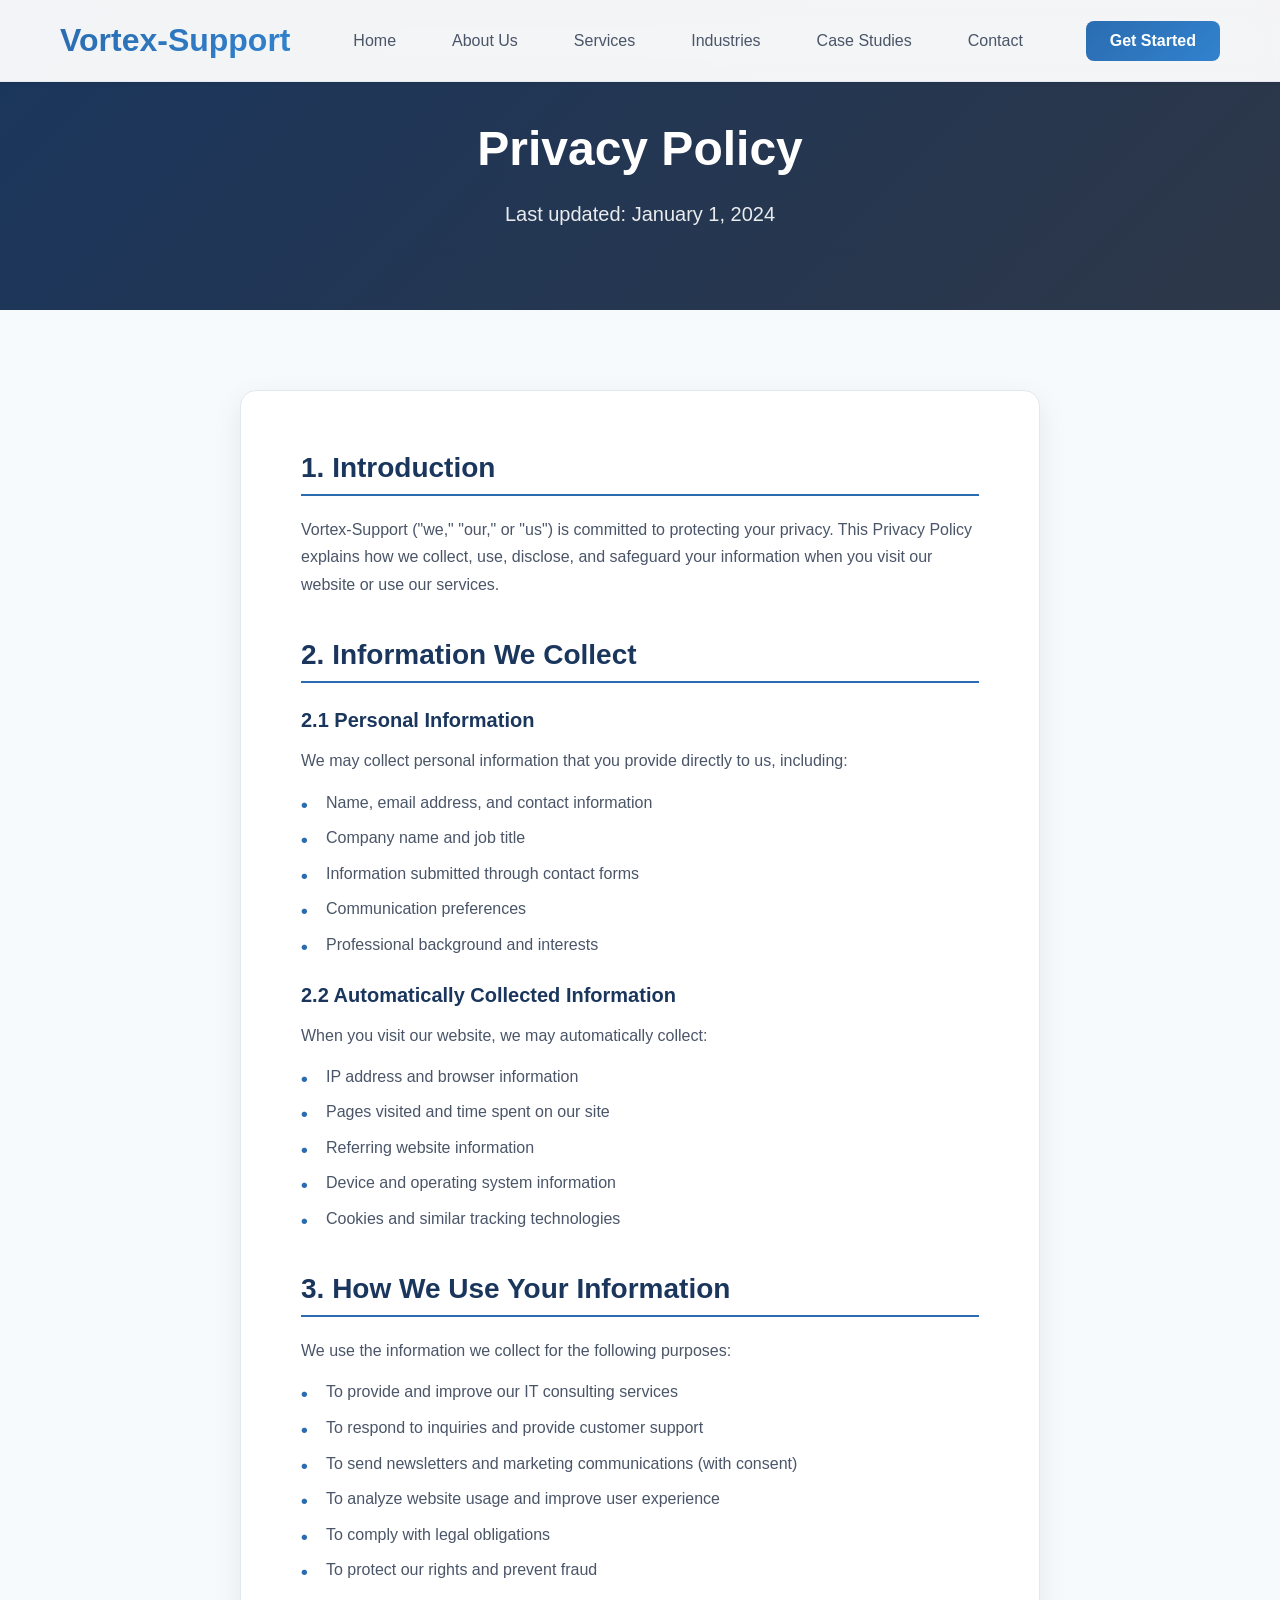
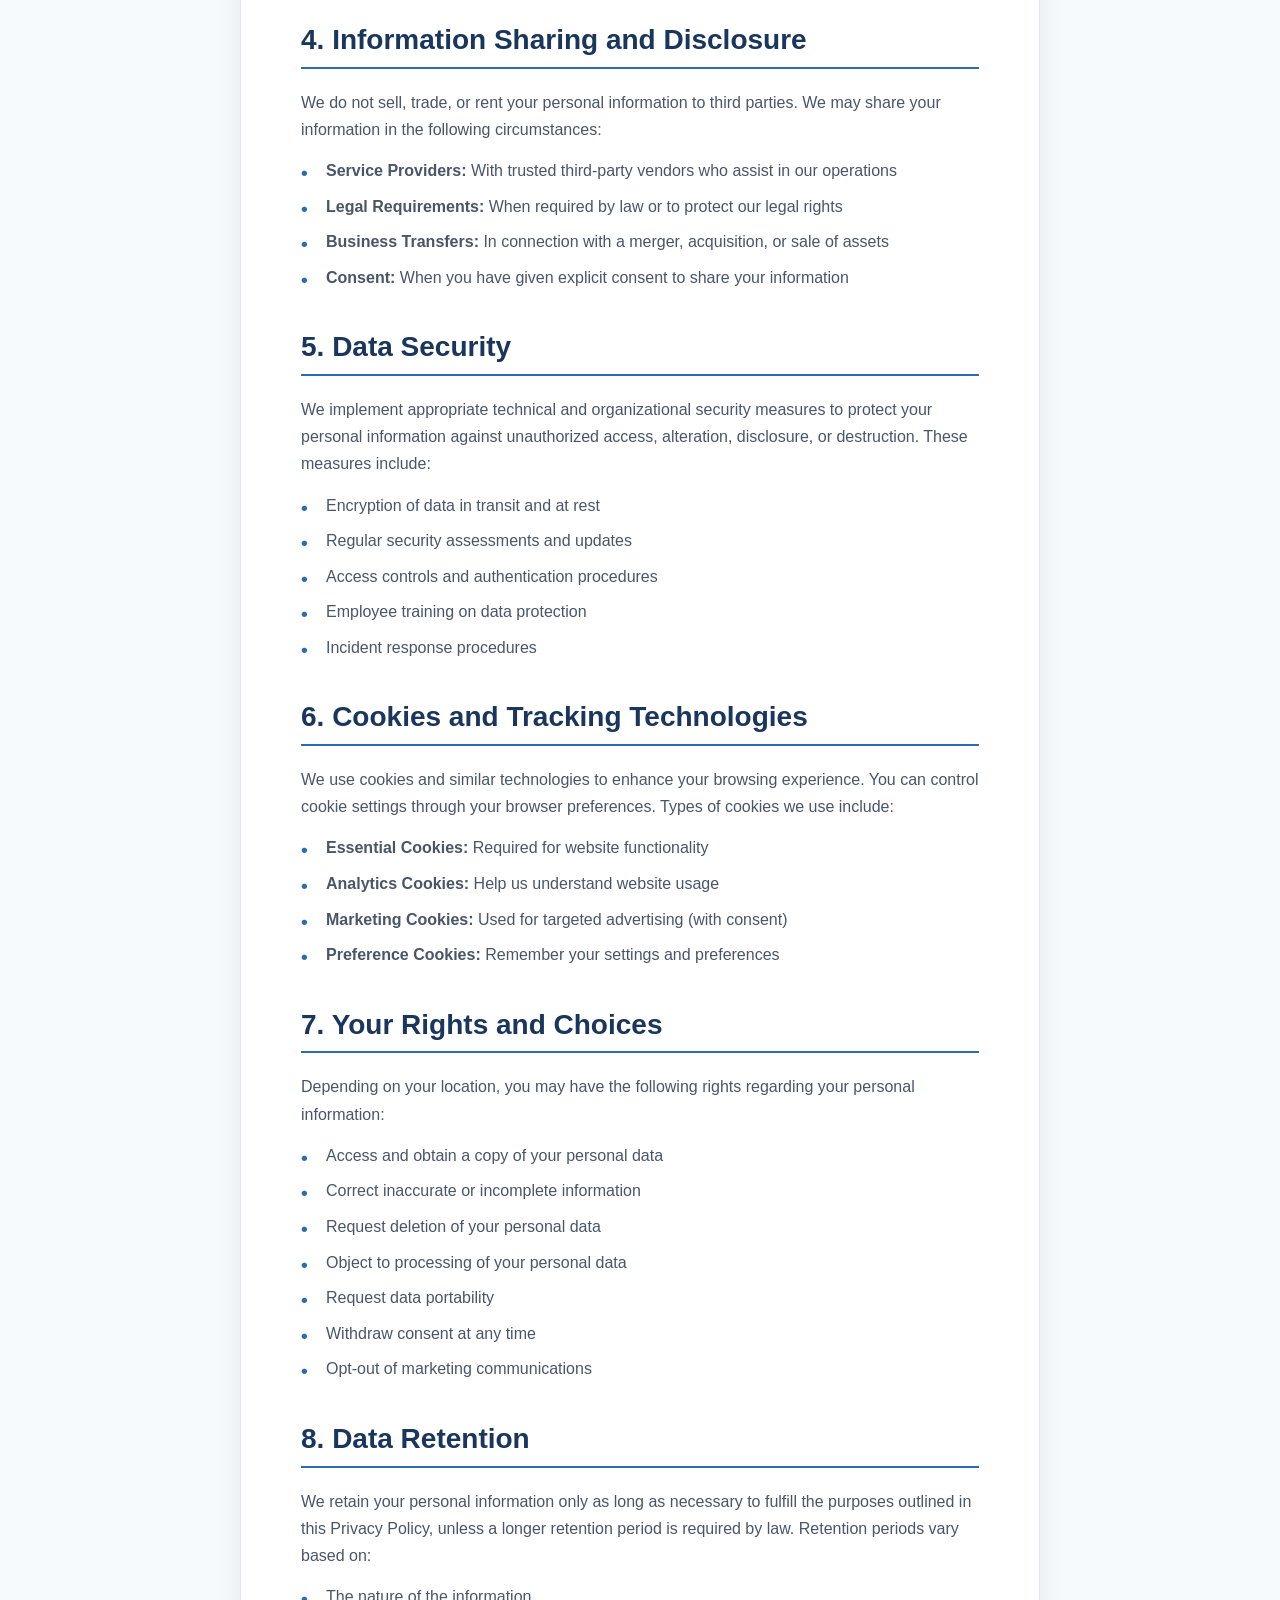
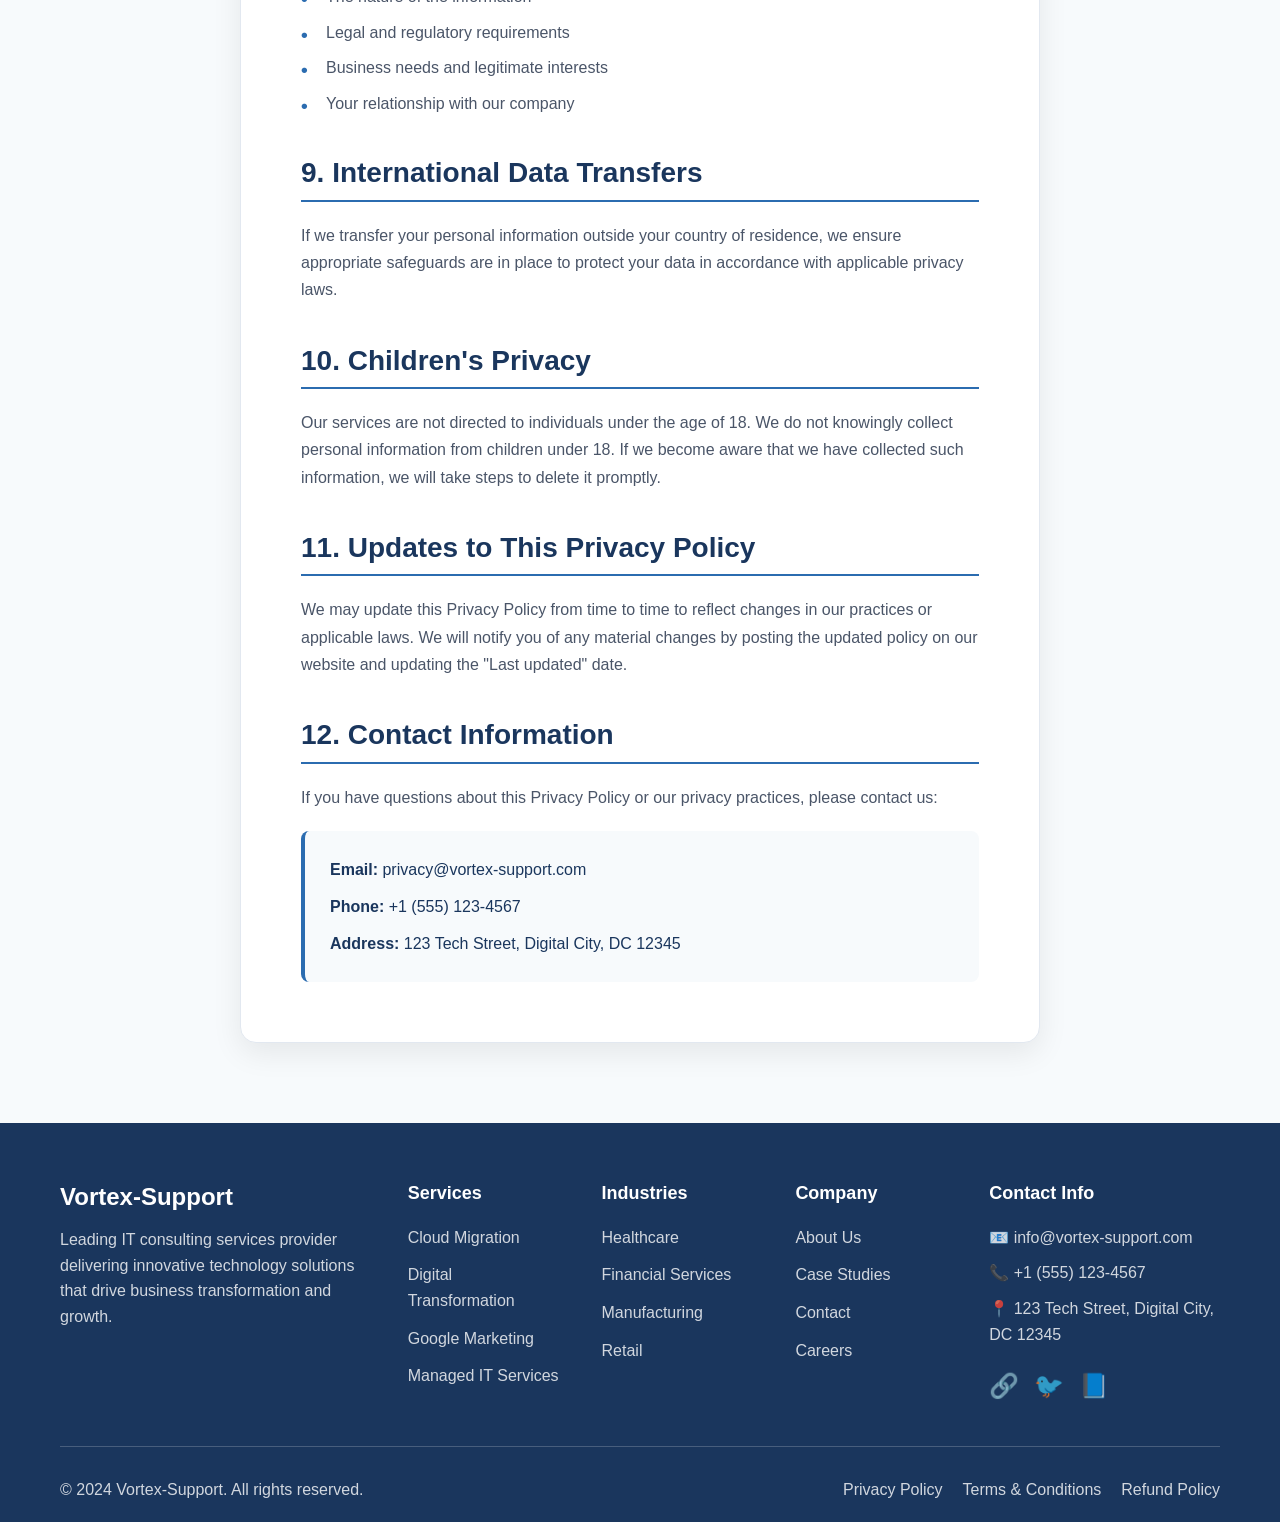
<file: privacy-policy.html>
<!DOCTYPE html>
<html lang="en">

<head>
    <meta charset="UTF-8">
    <meta name="viewport" content="width=device-width, initial-scale=1.0">
    <meta name="description"
        content="Privacy Policy for Vortex-Support - Learn how we collect, use, and protect your personal information.">
    <title>Privacy Policy - Vortex-Support</title>
    <link rel="stylesheet" href="main.css">
    <link rel="stylesheet" href="legal.css">
</head>

<body>
    <!-- Header -->
    <header class="header">
        <nav class="navbar">
            <div class="nav-brand">
                <a href="index.html" class="logo">
                    <span class="logo-text">Vortex-Support</span>
                </a>
            </div>
            <div class="nav-menu" id="nav-menu">
                <ul class="nav-list">
                    <li class="nav-item">
                        <a href="index.html" class="nav-link">Home</a>
                    </li>
                    <li class="nav-item">
                        <a href="about.html" class="nav-link">About Us</a>
                    </li>
                    <li class="nav-item dropdown">
                        <a href="services.html" class="nav-link">Services</a>
                        <ul class="dropdown-menu">
                            <li><a href="services.html#cloud">Cloud Migration</a></li>
                            <li><a href="services.html#digital">Digital Transformation</a></li>
                            <li><a href="services.html#google">Google Marketing</a></li>
                            <li><a href="services.html#managed">Managed IT</a></li>
                        </ul>
                    </li>
                    <li class="nav-item">
                        <a href="industries.html" class="nav-link">Industries</a>
                    </li>
                    <li class="nav-item">
                        <a href="case-studies.html" class="nav-link">Case Studies</a>
                    </li>
                    <li class="nav-item">
                        <a href="contact.html" class="nav-link">Contact</a>
                    </li>
                </ul>
            </div>
            <div class="nav-cta">
                <a href="contact.html" class="btn btn-primary">Get Started</a>
            </div>
            <div class="hamburger" id="hamburger">
                <span></span>
                <span></span>
                <span></span>
            </div>
        </nav>
    </header>

    <!-- Page Header -->
    <section class="page-header">
        <div class="container">
            <div class="page-header-content">
                <h1>Privacy Policy</h1>
                <p>Last updated: January 1, 2024</p>
            </div>
        </div>
    </section>

    <!-- Legal Content -->
    <section class="legal-content">
        <div class="container">
            <div class="legal-document">
                <div class="legal-section">
                    <h2>1. Introduction</h2>
                    <p>Vortex-Support ("we," "our," or "us") is committed to protecting your privacy. This Privacy
                        Policy explains how we collect, use, disclose, and safeguard your information when you visit our
                        website or use our services.</p>
                </div>

                <div class="legal-section">
                    <h2>2. Information We Collect</h2>
                    <h3>2.1 Personal Information</h3>
                    <p>We may collect personal information that you provide directly to us, including:</p>
                    <ul>
                        <li>Name, email address, and contact information</li>
                        <li>Company name and job title</li>
                        <li>Information submitted through contact forms</li>
                        <li>Communication preferences</li>
                        <li>Professional background and interests</li>
                    </ul>

                    <h3>2.2 Automatically Collected Information</h3>
                    <p>When you visit our website, we may automatically collect:</p>
                    <ul>
                        <li>IP address and browser information</li>
                        <li>Pages visited and time spent on our site</li>
                        <li>Referring website information</li>
                        <li>Device and operating system information</li>
                        <li>Cookies and similar tracking technologies</li>
                    </ul>
                </div>

                <div class="legal-section">
                    <h2>3. How We Use Your Information</h2>
                    <p>We use the information we collect for the following purposes:</p>
                    <ul>
                        <li>To provide and improve our IT consulting services</li>
                        <li>To respond to inquiries and provide customer support</li>
                        <li>To send newsletters and marketing communications (with consent)</li>
                        <li>To analyze website usage and improve user experience</li>
                        <li>To comply with legal obligations</li>
                        <li>To protect our rights and prevent fraud</li>
                    </ul>
                </div>

                <div class="legal-section">
                    <h2>4. Information Sharing and Disclosure</h2>
                    <p>We do not sell, trade, or rent your personal information to third parties. We may share your
                        information in the following circumstances:</p>
                    <ul>
                        <li><strong>Service Providers:</strong> With trusted third-party vendors who assist in our
                            operations</li>
                        <li><strong>Legal Requirements:</strong> When required by law or to protect our legal rights
                        </li>
                        <li><strong>Business Transfers:</strong> In connection with a merger, acquisition, or sale of
                            assets</li>
                        <li><strong>Consent:</strong> When you have given explicit consent to share your information
                        </li>
                    </ul>
                </div>

                <div class="legal-section">
                    <h2>5. Data Security</h2>
                    <p>We implement appropriate technical and organizational security measures to protect your personal
                        information against unauthorized access, alteration, disclosure, or destruction. These measures
                        include:</p>
                    <ul>
                        <li>Encryption of data in transit and at rest</li>
                        <li>Regular security assessments and updates</li>
                        <li>Access controls and authentication procedures</li>
                        <li>Employee training on data protection</li>
                        <li>Incident response procedures</li>
                    </ul>
                </div>

                <div class="legal-section">
                    <h2>6. Cookies and Tracking Technologies</h2>
                    <p>We use cookies and similar technologies to enhance your browsing experience. You can control
                        cookie settings through your browser preferences. Types of cookies we use include:</p>
                    <ul>
                        <li><strong>Essential Cookies:</strong> Required for website functionality</li>
                        <li><strong>Analytics Cookies:</strong> Help us understand website usage</li>
                        <li><strong>Marketing Cookies:</strong> Used for targeted advertising (with consent)</li>
                        <li><strong>Preference Cookies:</strong> Remember your settings and preferences</li>
                    </ul>
                </div>

                <div class="legal-section">
                    <h2>7. Your Rights and Choices</h2>
                    <p>Depending on your location, you may have the following rights regarding your personal
                        information:</p>
                    <ul>
                        <li>Access and obtain a copy of your personal data</li>
                        <li>Correct inaccurate or incomplete information</li>
                        <li>Request deletion of your personal data</li>
                        <li>Object to processing of your personal data</li>
                        <li>Request data portability</li>
                        <li>Withdraw consent at any time</li>
                        <li>Opt-out of marketing communications</li>
                    </ul>
                </div>

                <div class="legal-section">
                    <h2>8. Data Retention</h2>
                    <p>We retain your personal information only as long as necessary to fulfill the purposes outlined in
                        this Privacy Policy, unless a longer retention period is required by law. Retention periods vary
                        based on:</p>
                    <ul>
                        <li>The nature of the information</li>
                        <li>Legal and regulatory requirements</li>
                        <li>Business needs and legitimate interests</li>
                        <li>Your relationship with our company</li>
                    </ul>
                </div>

                <div class="legal-section">
                    <h2>9. International Data Transfers</h2>
                    <p>If we transfer your personal information outside your country of residence, we ensure appropriate
                        safeguards are in place to protect your data in accordance with applicable privacy laws.</p>
                </div>

                <div class="legal-section">
                    <h2>10. Children's Privacy</h2>
                    <p>Our services are not directed to individuals under the age of 18. We do not knowingly collect
                        personal information from children under 18. If we become aware that we have collected such
                        information, we will take steps to delete it promptly.</p>
                </div>

                <div class="legal-section">
                    <h2>11. Updates to This Privacy Policy</h2>
                    <p>We may update this Privacy Policy from time to time to reflect changes in our practices or
                        applicable laws. We will notify you of any material changes by posting the updated policy on our
                        website and updating the "Last updated" date.</p>
                </div>

                <div class="legal-section">
                    <h2>12. Contact Information</h2>
                    <p>If you have questions about this Privacy Policy or our privacy practices, please contact us:</p>
                    <div class="contact-details">
                        <p><strong>Email:</strong> privacy@vortex-support.com</p>
                        <p><strong>Phone:</strong> +1 (555) 123-4567</p>
                        <p><strong>Address:</strong> 123 Tech Street, Digital City, DC 12345</p>
                    </div>
                </div>
            </div>
        </div>
    </section>

    <!-- Footer -->
    <footer class="footer">
        <div class="container">
            <div class="footer-content">
                <div class="footer-section">
                    <div class="footer-brand">
                        <h3>Vortex-Support</h3>
                        <p>Leading IT consulting services provider delivering innovative technology solutions that drive
                            business transformation and growth.</p>
                    </div>
                </div>
                <div class="footer-section">
                    <h4>Services</h4>
                    <ul>
                        <li><a href="services.html#cloud">Cloud Migration</a></li>
                        <li><a href="services.html#digital">Digital Transformation</a></li>
                        <li><a href="services.html#google">Google Marketing</a></li>
                        <li><a href="services.html#managed">Managed IT Services</a></li>
                    </ul>
                </div>
                <div class="footer-section">
                    <h4>Industries</h4>
                    <ul>
                        <li><a href="industries.html#healthcare">Healthcare</a></li>
                        <li><a href="industries.html#finance">Financial Services</a></li>
                        <li><a href="industries.html#manufacturing">Manufacturing</a></li>
                        <li><a href="industries.html#retail">Retail</a></li>
                    </ul>
                </div>
                <div class="footer-section">
                    <h4>Company</h4>
                    <ul>
                        <li><a href="about.html">About Us</a></li>
                        <li><a href="case-studies.html">Case Studies</a></li>
                        <li><a href="contact.html">Contact</a></li>
                        <li><a href="careers.html">Careers</a></li>
                    </ul>
                </div>
                <div class="footer-section">
                    <h4>Contact Info</h4>
                    <div class="contact-info">
                        <p>📧 info@vortex-support.com</p>
                        <p>📞 +1 (555) 123-4567</p>
                        <p>📍 123 Tech Street, Digital City, DC 12345</p>
                    </div>
                    <div class="social-links">
                        <a href="#" aria-label="LinkedIn">🔗</a>
                        <a href="#" aria-label="Twitter">🐦</a>
                        <a href="#" aria-label="Facebook">📘</a>
                    </div>
                </div>
            </div>
            <div class="footer-bottom">
                <div class="footer-legal">
                    <p>&copy; 2024 Vortex-Support. All rights reserved.</p>
                    <div class="legal-links">
                        <a href="privacy-policy.html">Privacy Policy</a>
                        <a href="terms-conditions.html">Terms & Conditions</a>
                        <a href="refund-policy.html">Refund Policy</a>
                    </div>
                </div>
            </div>
        </div>
    </footer>

    <script src="main.js"></script>
</body>

</html>
</file>
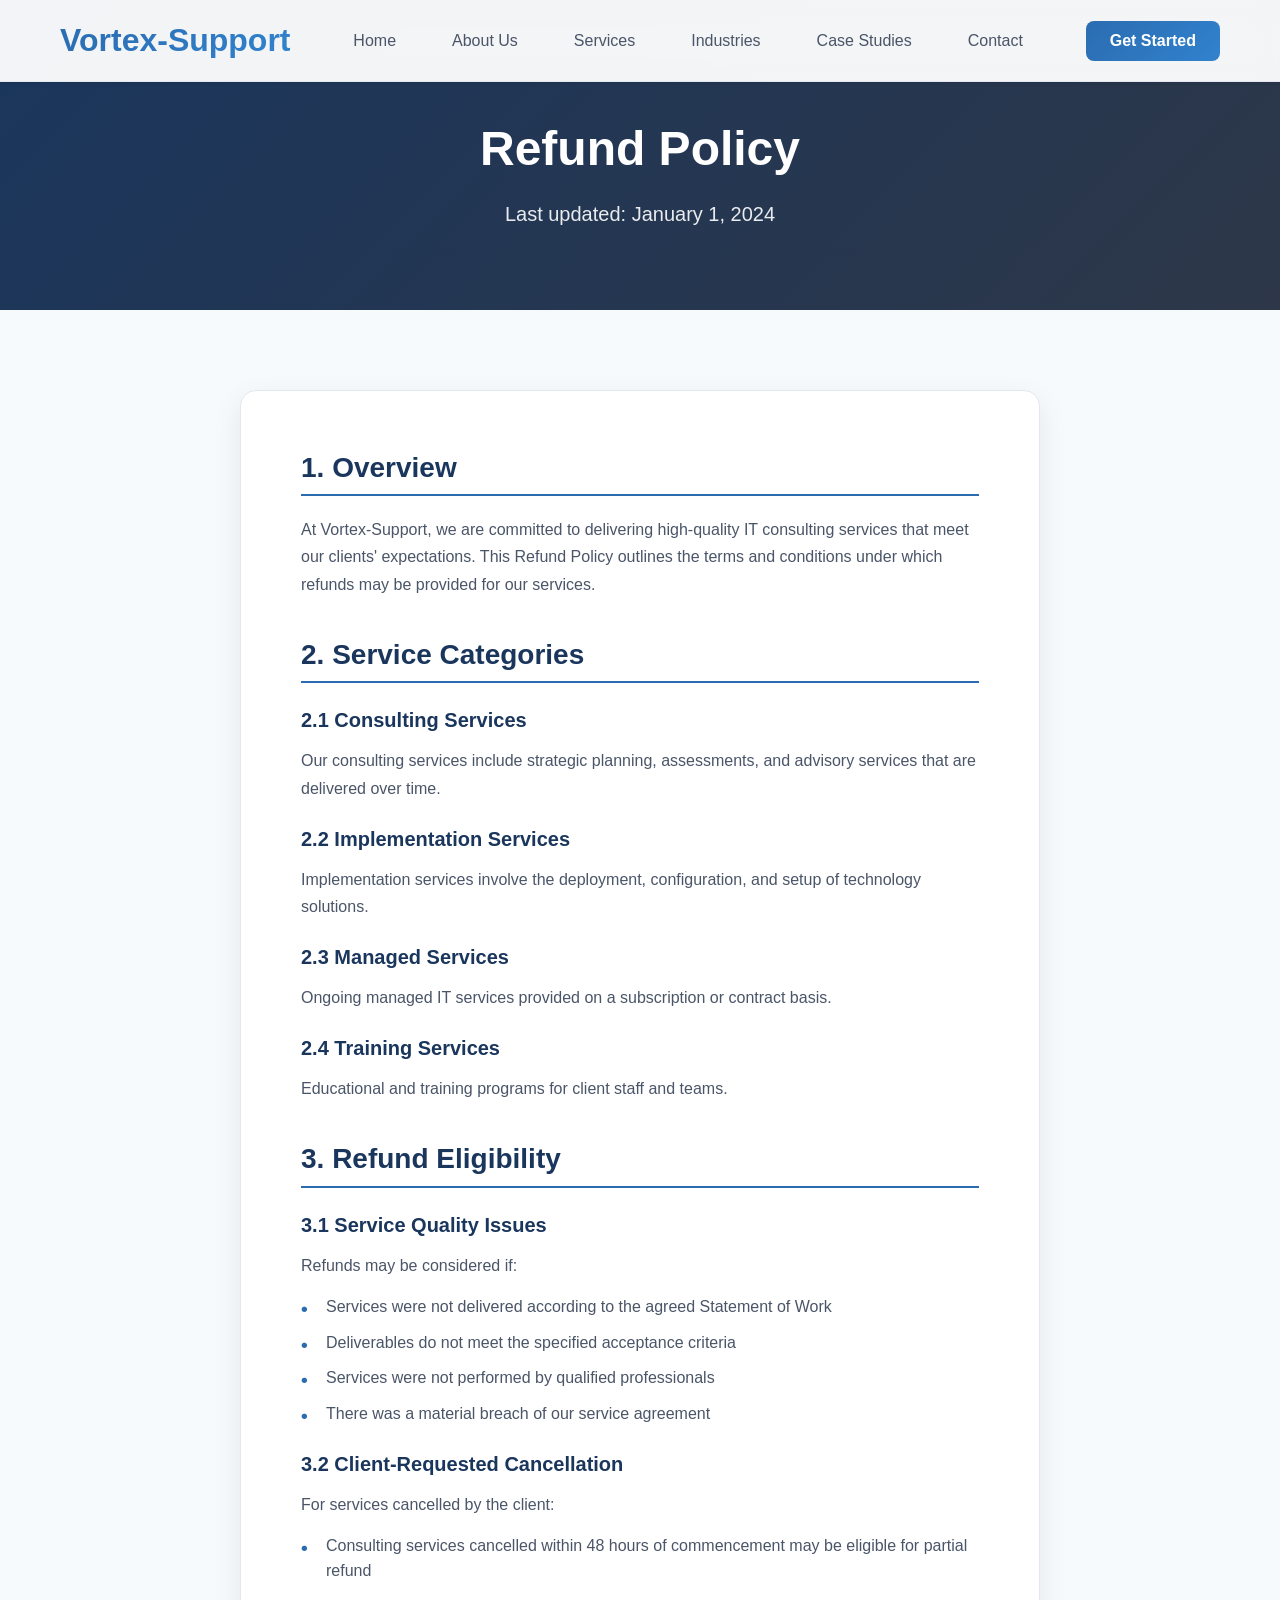
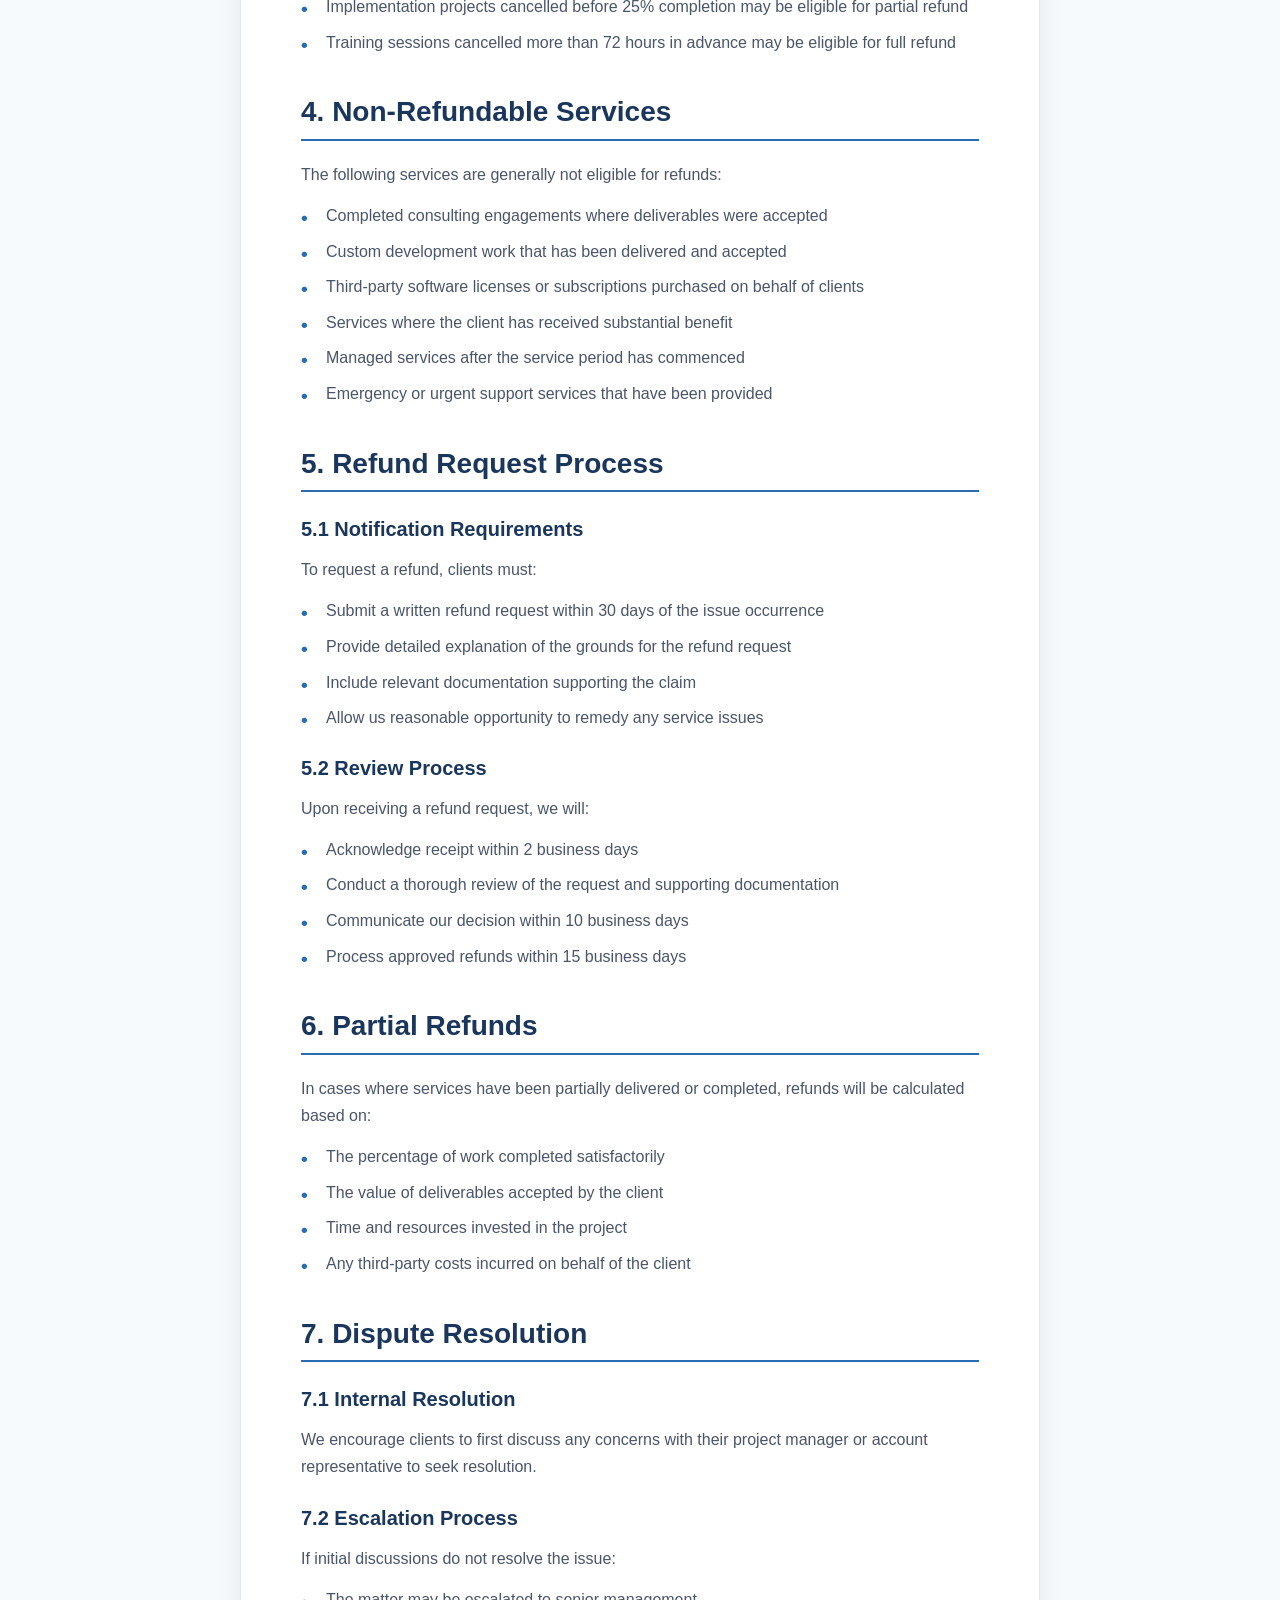
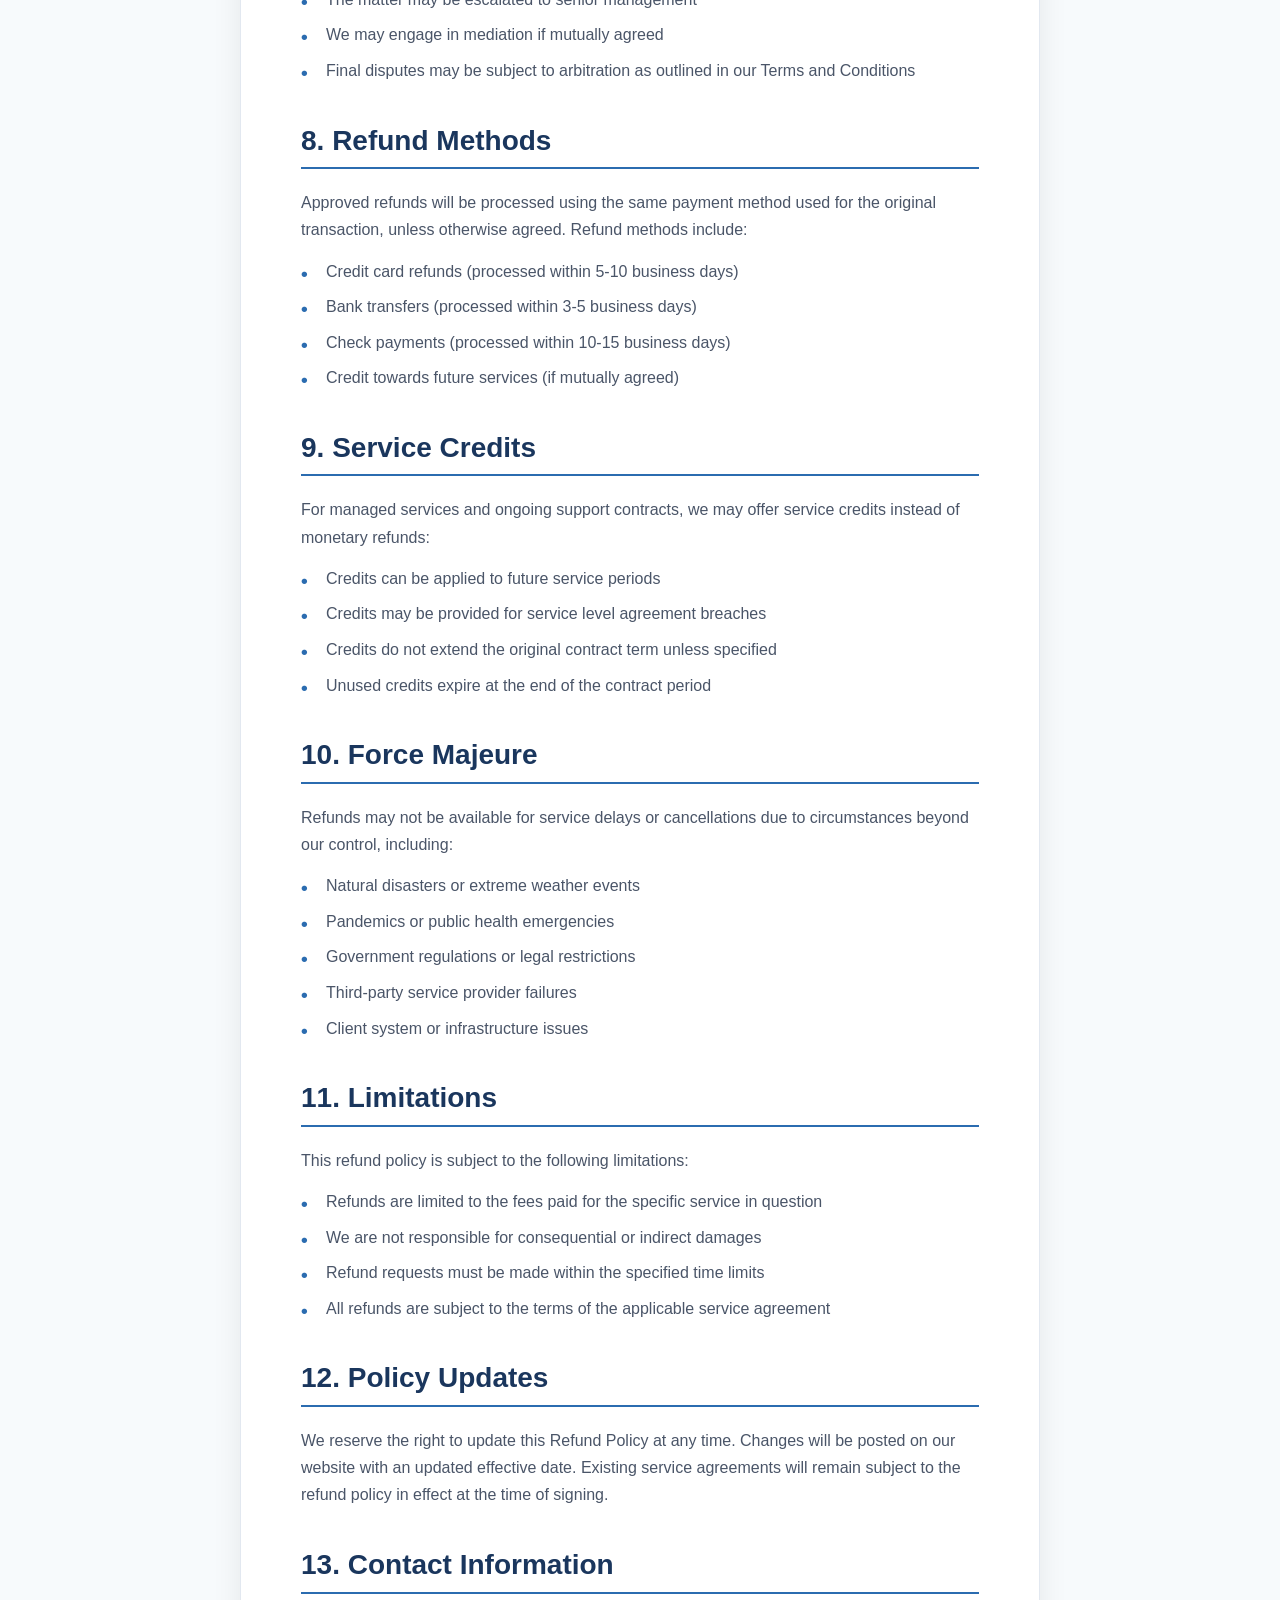
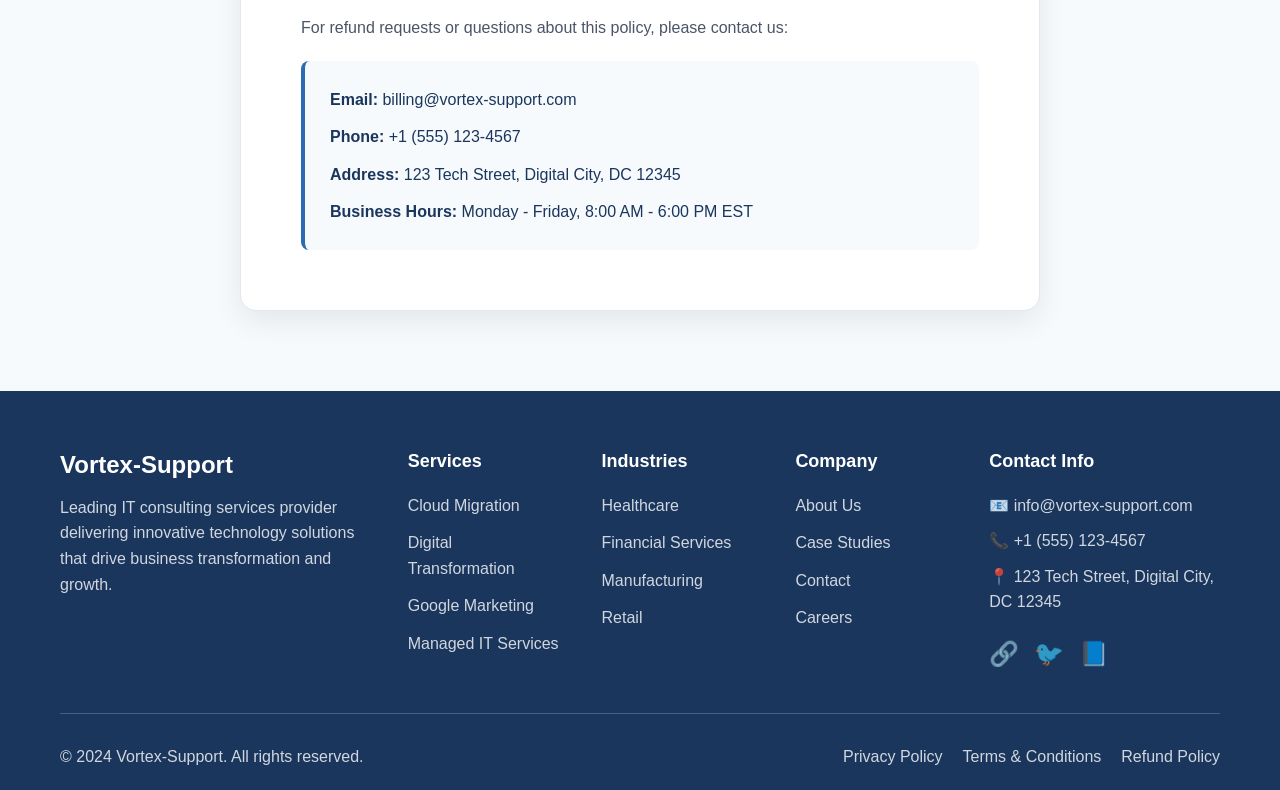
<file: refund-policy.html>
<!DOCTYPE html>
<html lang="en">

<head>
    <meta charset="UTF-8">
    <meta name="viewport" content="width=device-width, initial-scale=1.0">
    <meta name="description"
        content="Refund Policy for Vortex-Support IT consulting services. Learn about our refund terms, conditions, and procedures.">
    <title>Refund Policy - Vortex-Support</title>
    <link rel="stylesheet" href="main.css">
    <link rel="stylesheet" href="legal.css">
</head>

<body>
    <!-- Header -->
    <header class="header">
        <nav class="navbar">
            <div class="nav-brand">
                <a href="index.html" class="logo">
                    <span class="logo-text">Vortex-Support</span>
                </a>
            </div>
            <div class="nav-menu" id="nav-menu">
                <ul class="nav-list">
                    <li class="nav-item">
                        <a href="index.html" class="nav-link">Home</a>
                    </li>
                    <li class="nav-item">
                        <a href="about.html" class="nav-link">About Us</a>
                    </li>
                    <li class="nav-item dropdown">
                        <a href="services.html" class="nav-link">Services</a>
                        <ul class="dropdown-menu">
                            <li><a href="services.html#cloud">Cloud Migration</a></li>
                            <li><a href="services.html#digital">Digital Transformation</a></li>
                            <li><a href="services.html#google">Google Marketing</a></li>
                            <li><a href="services.html#managed">Managed IT</a></li>
                        </ul>
                    </li>
                    <li class="nav-item">
                        <a href="industries.html" class="nav-link">Industries</a>
                    </li>
                    <li class="nav-item">
                        <a href="case-studies.html" class="nav-link">Case Studies</a>
                    </li>
                    <li class="nav-item">
                        <a href="contact.html" class="nav-link">Contact</a>
                    </li>
                </ul>
            </div>
            <div class="nav-cta">
                <a href="contact.html" class="btn btn-primary">Get Started</a>
            </div>
            <div class="hamburger" id="hamburger">
                <span></span>
                <span></span>
                <span></span>
            </div>
        </nav>
    </header>

    <!-- Page Header -->
    <section class="page-header">
        <div class="container">
            <div class="page-header-content">
                <h1>Refund Policy</h1>
                <p>Last updated: January 1, 2024</p>
            </div>
        </div>
    </section>

    <!-- Legal Content -->
    <section class="legal-content">
        <div class="container">
            <div class="legal-document">
                <div class="legal-section">
                    <h2>1. Overview</h2>
                    <p>At Vortex-Support, we are committed to delivering high-quality IT consulting services that meet
                        our clients' expectations. This Refund Policy outlines the terms and conditions under which
                        refunds may be provided for our services.</p>
                </div>

                <div class="legal-section">
                    <h2>2. Service Categories</h2>
                    <h3>2.1 Consulting Services</h3>
                    <p>Our consulting services include strategic planning, assessments, and advisory services that are
                        delivered over time.</p>

                    <h3>2.2 Implementation Services</h3>
                    <p>Implementation services involve the deployment, configuration, and setup of technology solutions.
                    </p>

                    <h3>2.3 Managed Services</h3>
                    <p>Ongoing managed IT services provided on a subscription or contract basis.</p>

                    <h3>2.4 Training Services</h3>
                    <p>Educational and training programs for client staff and teams.</p>
                </div>

                <div class="legal-section">
                    <h2>3. Refund Eligibility</h2>
                    <h3>3.1 Service Quality Issues</h3>
                    <p>Refunds may be considered if:</p>
                    <ul>
                        <li>Services were not delivered according to the agreed Statement of Work</li>
                        <li>Deliverables do not meet the specified acceptance criteria</li>
                        <li>Services were not performed by qualified professionals</li>
                        <li>There was a material breach of our service agreement</li>
                    </ul>

                    <h3>3.2 Client-Requested Cancellation</h3>
                    <p>For services cancelled by the client:</p>
                    <ul>
                        <li>Consulting services cancelled within 48 hours of commencement may be eligible for partial
                            refund</li>
                        <li>Implementation projects cancelled before 25% completion may be eligible for partial refund
                        </li>
                        <li>Training sessions cancelled more than 72 hours in advance may be eligible for full refund
                        </li>
                    </ul>
                </div>

                <div class="legal-section">
                    <h2>4. Non-Refundable Services</h2>
                    <p>The following services are generally not eligible for refunds:</p>
                    <ul>
                        <li>Completed consulting engagements where deliverables were accepted</li>
                        <li>Custom development work that has been delivered and accepted</li>
                        <li>Third-party software licenses or subscriptions purchased on behalf of clients</li>
                        <li>Services where the client has received substantial benefit</li>
                        <li>Managed services after the service period has commenced</li>
                        <li>Emergency or urgent support services that have been provided</li>
                    </ul>
                </div>

                <div class="legal-section">
                    <h2>5. Refund Request Process</h2>
                    <h3>5.1 Notification Requirements</h3>
                    <p>To request a refund, clients must:</p>
                    <ul>
                        <li>Submit a written refund request within 30 days of the issue occurrence</li>
                        <li>Provide detailed explanation of the grounds for the refund request</li>
                        <li>Include relevant documentation supporting the claim</li>
                        <li>Allow us reasonable opportunity to remedy any service issues</li>
                    </ul>

                    <h3>5.2 Review Process</h3>
                    <p>Upon receiving a refund request, we will:</p>
                    <ul>
                        <li>Acknowledge receipt within 2 business days</li>
                        <li>Conduct a thorough review of the request and supporting documentation</li>
                        <li>Communicate our decision within 10 business days</li>
                        <li>Process approved refunds within 15 business days</li>
                    </ul>
                </div>

                <div class="legal-section">
                    <h2>6. Partial Refunds</h2>
                    <p>In cases where services have been partially delivered or completed, refunds will be calculated
                        based on:</p>
                    <ul>
                        <li>The percentage of work completed satisfactorily</li>
                        <li>The value of deliverables accepted by the client</li>
                        <li>Time and resources invested in the project</li>
                        <li>Any third-party costs incurred on behalf of the client</li>
                    </ul>
                </div>

                <div class="legal-section">
                    <h2>7. Dispute Resolution</h2>
                    <h3>7.1 Internal Resolution</h3>
                    <p>We encourage clients to first discuss any concerns with their project manager or account
                        representative to seek resolution.</p>

                    <h3>7.2 Escalation Process</h3>
                    <p>If initial discussions do not resolve the issue:</p>
                    <ul>
                        <li>The matter may be escalated to senior management</li>
                        <li>We may engage in mediation if mutually agreed</li>
                        <li>Final disputes may be subject to arbitration as outlined in our Terms and Conditions</li>
                    </ul>
                </div>

                <div class="legal-section">
                    <h2>8. Refund Methods</h2>
                    <p>Approved refunds will be processed using the same payment method used for the original
                        transaction, unless otherwise agreed. Refund methods include:</p>
                    <ul>
                        <li>Credit card refunds (processed within 5-10 business days)</li>
                        <li>Bank transfers (processed within 3-5 business days)</li>
                        <li>Check payments (processed within 10-15 business days)</li>
                        <li>Credit towards future services (if mutually agreed)</li>
                    </ul>
                </div>

                <div class="legal-section">
                    <h2>9. Service Credits</h2>
                    <p>For managed services and ongoing support contracts, we may offer service credits instead of
                        monetary refunds:</p>
                    <ul>
                        <li>Credits can be applied to future service periods</li>
                        <li>Credits may be provided for service level agreement breaches</li>
                        <li>Credits do not extend the original contract term unless specified</li>
                        <li>Unused credits expire at the end of the contract period</li>
                    </ul>
                </div>

                <div class="legal-section">
                    <h2>10. Force Majeure</h2>
                    <p>Refunds may not be available for service delays or cancellations due to circumstances beyond our
                        control, including:</p>
                    <ul>
                        <li>Natural disasters or extreme weather events</li>
                        <li>Pandemics or public health emergencies</li>
                        <li>Government regulations or legal restrictions</li>
                        <li>Third-party service provider failures</li>
                        <li>Client system or infrastructure issues</li>
                    </ul>
                </div>

                <div class="legal-section">
                    <h2>11. Limitations</h2>
                    <p>This refund policy is subject to the following limitations:</p>
                    <ul>
                        <li>Refunds are limited to the fees paid for the specific service in question</li>
                        <li>We are not responsible for consequential or indirect damages</li>
                        <li>Refund requests must be made within the specified time limits</li>
                        <li>All refunds are subject to the terms of the applicable service agreement</li>
                    </ul>
                </div>

                <div class="legal-section">
                    <h2>12. Policy Updates</h2>
                    <p>We reserve the right to update this Refund Policy at any time. Changes will be posted on our
                        website with an updated effective date. Existing service agreements will remain subject to the
                        refund policy in effect at the time of signing.</p>
                </div>

                <div class="legal-section">
                    <h2>13. Contact Information</h2>
                    <p>For refund requests or questions about this policy, please contact us:</p>
                    <div class="contact-details">
                        <p><strong>Email:</strong> billing@vortex-support.com</p>
                        <p><strong>Phone:</strong> +1 (555) 123-4567</p>
                        <p><strong>Address:</strong> 123 Tech Street, Digital City, DC 12345</p>
                        <p><strong>Business Hours:</strong> Monday - Friday, 8:00 AM - 6:00 PM EST</p>
                    </div>
                </div>
            </div>
        </div>
    </section>

    <!-- Footer -->
    <footer class="footer">
        <div class="container">
            <div class="footer-content">
                <div class="footer-section">
                    <div class="footer-brand">
                        <h3>Vortex-Support</h3>
                        <p>Leading IT consulting services provider delivering innovative technology solutions that drive
                            business transformation and growth.</p>
                    </div>
                </div>
                <div class="footer-section">
                    <h4>Services</h4>
                    <ul>
                        <li><a href="services.html#cloud">Cloud Migration</a></li>
                        <li><a href="services.html#digital">Digital Transformation</a></li>
                        <li><a href="services.html#google">Google Marketing</a></li>
                        <li><a href="services.html#managed">Managed IT Services</a></li>
                    </ul>
                </div>
                <div class="footer-section">
                    <h4>Industries</h4>
                    <ul>
                        <li><a href="industries.html#healthcare">Healthcare</a></li>
                        <li><a href="industries.html#finance">Financial Services</a></li>
                        <li><a href="industries.html#manufacturing">Manufacturing</a></li>
                        <li><a href="industries.html#retail">Retail</a></li>
                    </ul>
                </div>
                <div class="footer-section">
                    <h4>Company</h4>
                    <ul>
                        <li><a href="about.html">About Us</a></li>
                        <li><a href="case-studies.html">Case Studies</a></li>
                        <li><a href="contact.html">Contact</a></li>
                        <li><a href="careers.html">Careers</a></li>
                    </ul>
                </div>
                <div class="footer-section">
                    <h4>Contact Info</h4>
                    <div class="contact-info">
                        <p>📧 info@vortex-support.com</p>
                        <p>📞 +1 (555) 123-4567</p>
                        <p>📍 123 Tech Street, Digital City, DC 12345</p>
                    </div>
                    <div class="social-links">
                        <a href="#" aria-label="LinkedIn">🔗</a>
                        <a href="#" aria-label="Twitter">🐦</a>
                        <a href="#" aria-label="Facebook">📘</a>
                    </div>
                </div>
            </div>
            <div class="footer-bottom">
                <div class="footer-legal">
                    <p>&copy; 2024 Vortex-Support. All rights reserved.</p>
                    <div class="legal-links">
                        <a href="privacy-policy.html">Privacy Policy</a>
                        <a href="terms-conditions.html">Terms & Conditions</a>
                        <a href="refund-policy.html">Refund Policy</a>
                    </div>
                </div>
            </div>
        </div>
    </footer>

    <script src="main.js"></script>
</body>

</html>
</file>
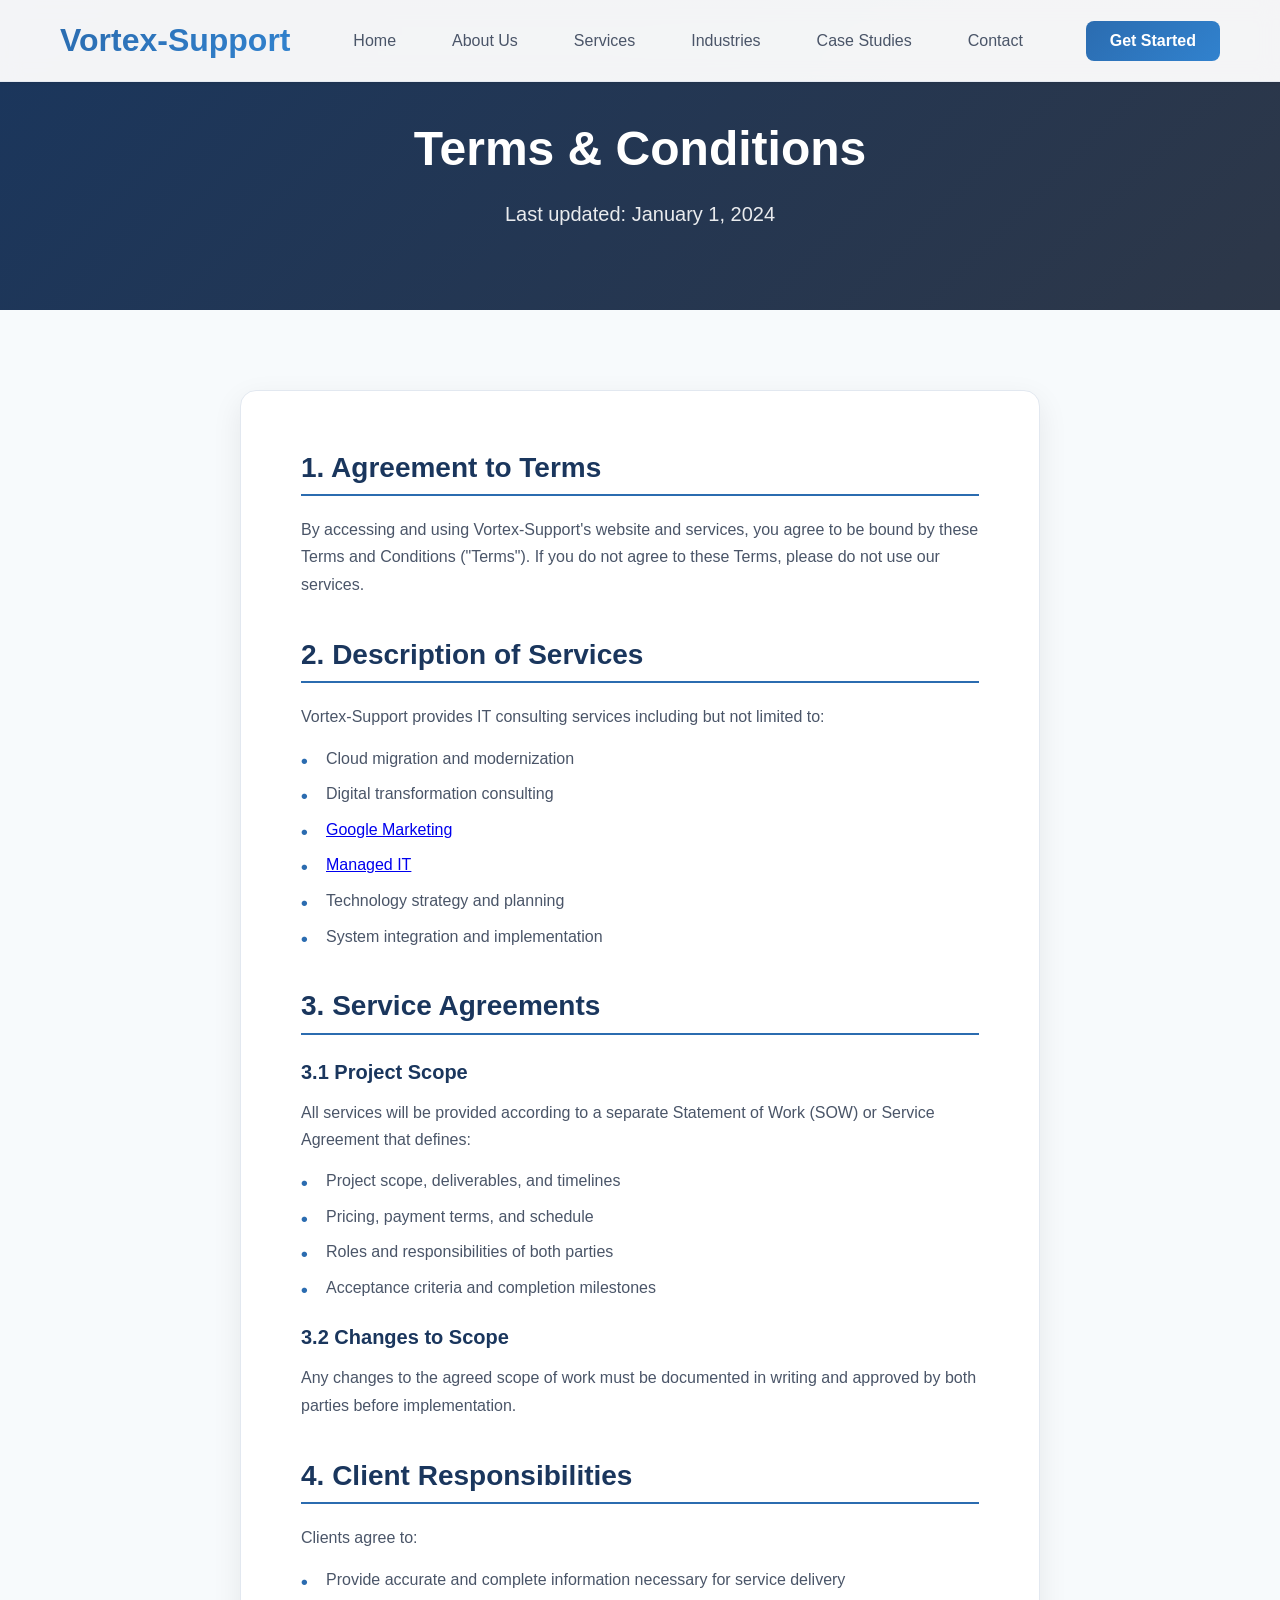
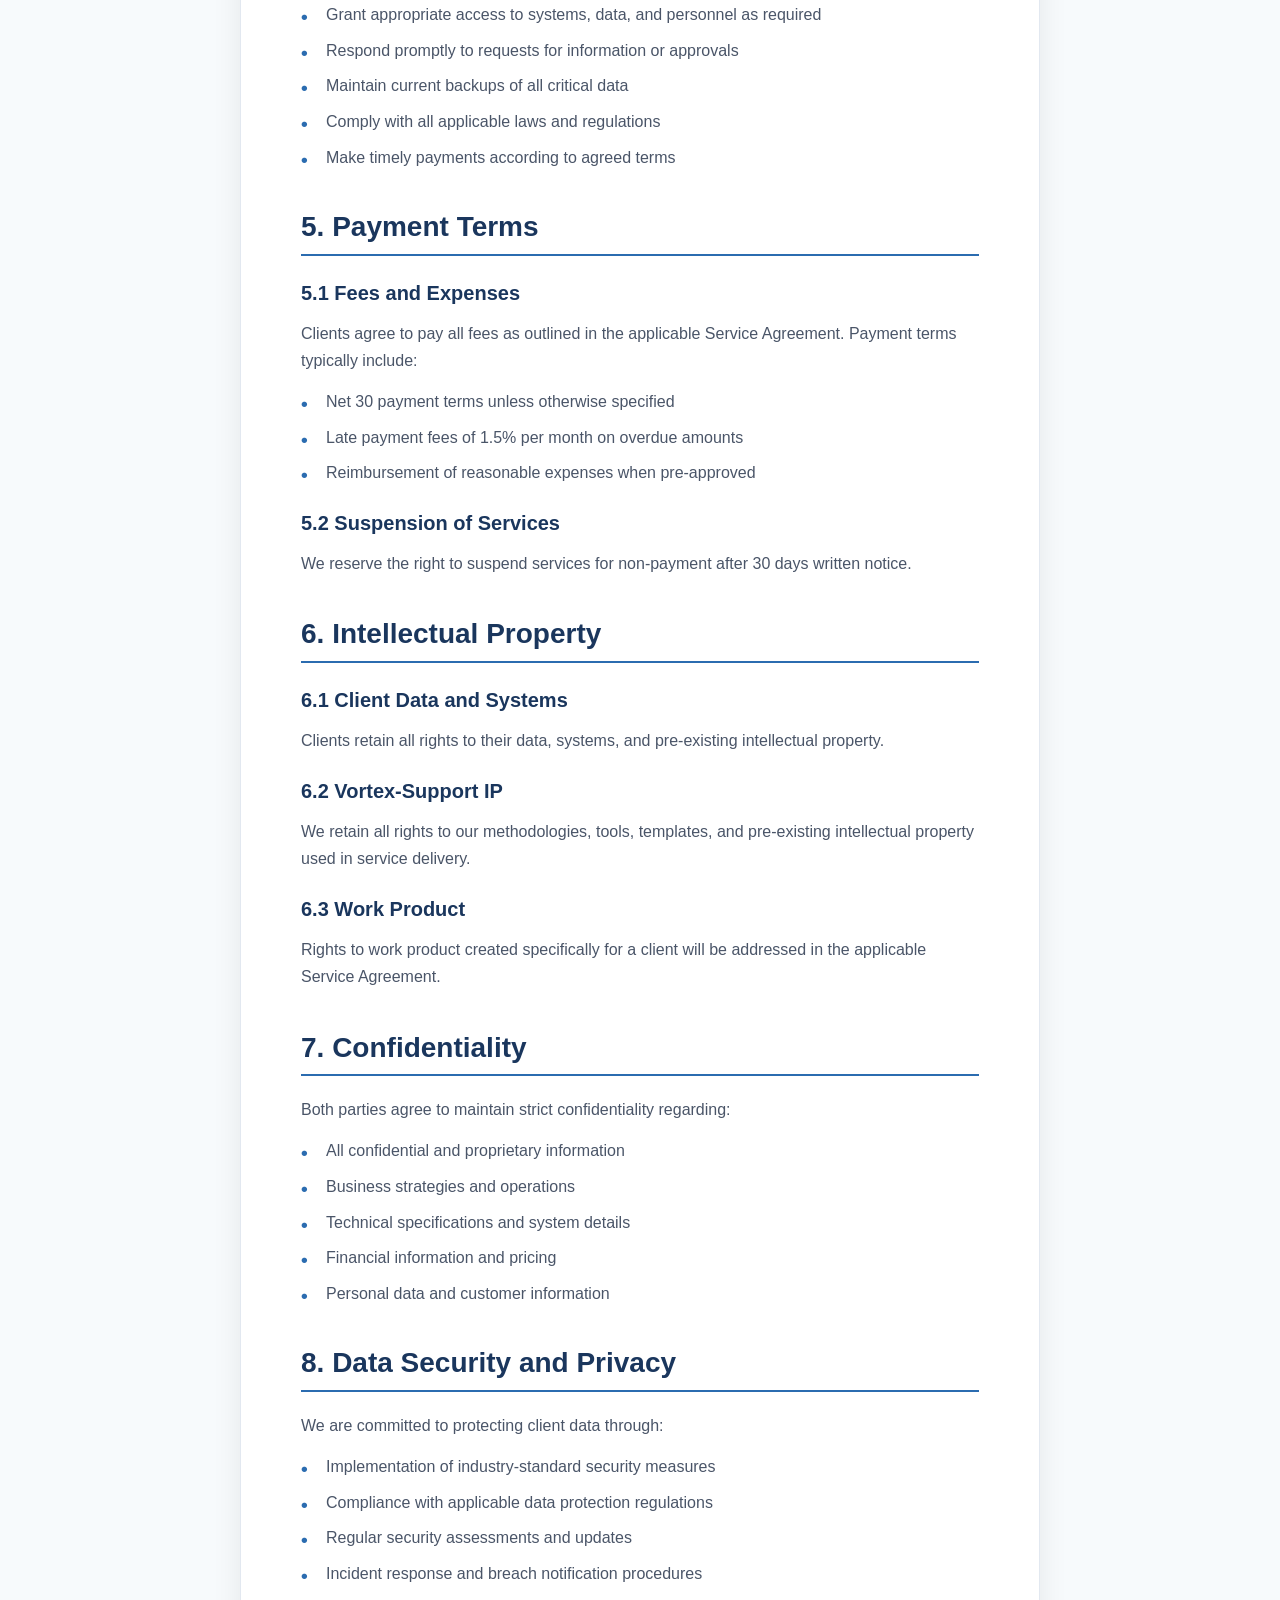
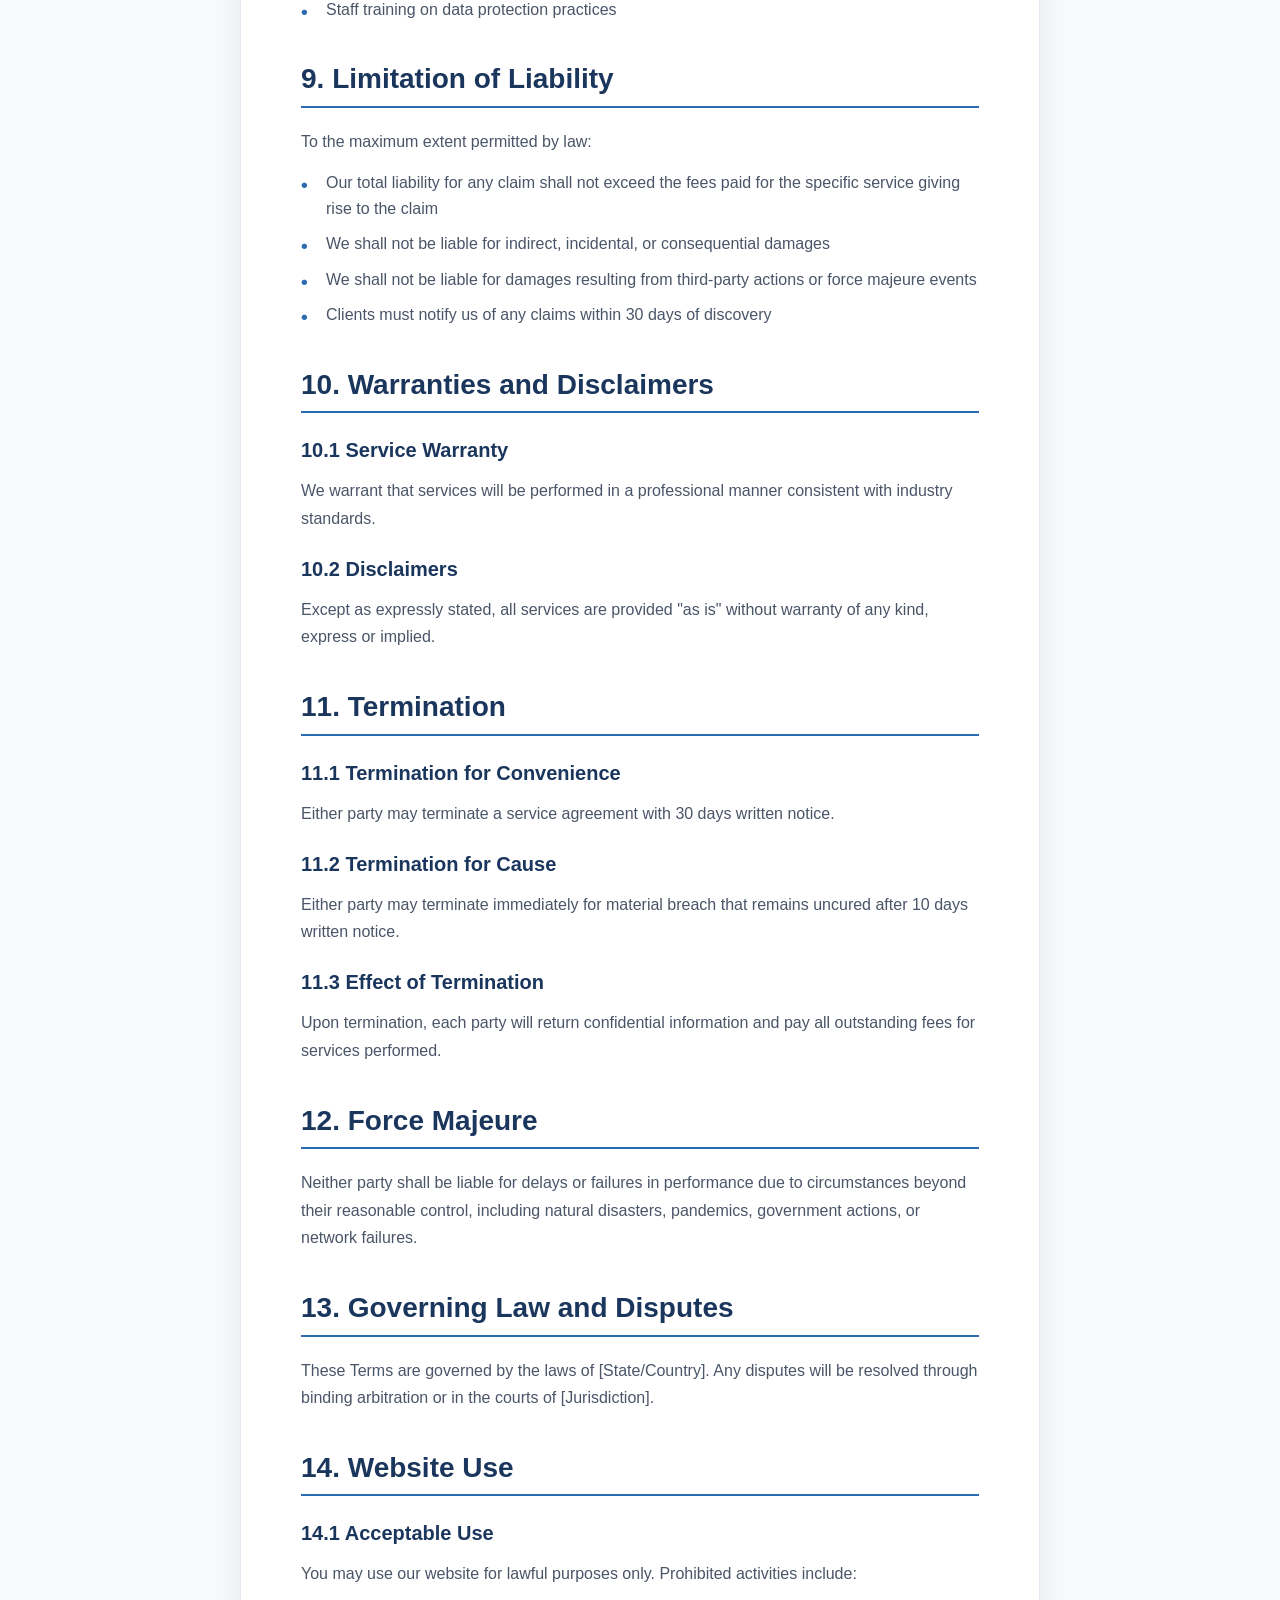
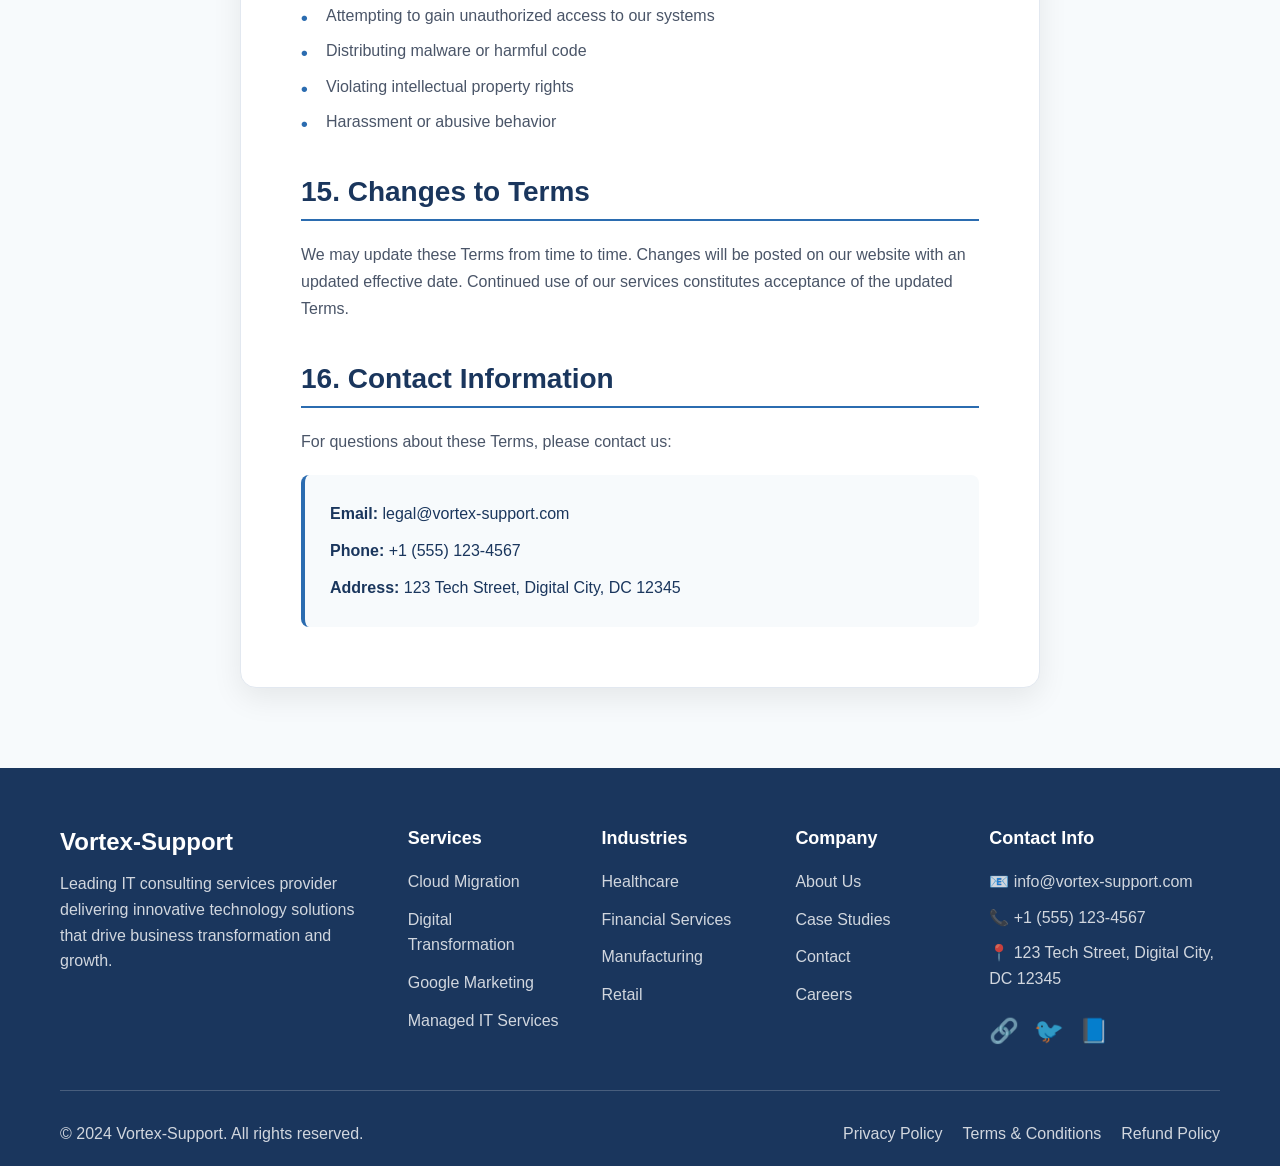
<file: terms-conditions.html>
<!DOCTYPE html>
<html lang="en">

<head>
    <meta charset="UTF-8">
    <meta name="viewport" content="width=device-width, initial-scale=1.0">
    <meta name="description"
        content="Terms and Conditions for Vortex-Support IT consulting services. Learn about our service terms, responsibilities, and legal agreements.">
    <title>Terms & Conditions - Vortex-Support</title>
    <link rel="stylesheet" href="main.css">
    <link rel="stylesheet" href="legal.css">
</head>

<body>
    <!-- Header -->
    <header class="header">
        <nav class="navbar">
            <div class="nav-brand">
                <a href="index.html" class="logo">
                    <span class="logo-text">Vortex-Support</span>
                </a>
            </div>
            <div class="nav-menu" id="nav-menu">
                <ul class="nav-list">
                    <li class="nav-item">
                        <a href="index.html" class="nav-link">Home</a>
                    </li>
                    <li class="nav-item">
                        <a href="about.html" class="nav-link">About Us</a>
                    </li>
                    <li class="nav-item dropdown">
                        <a href="services.html" class="nav-link">Services</a>
                        <ul class="dropdown-menu">
                            <li><a href="services.html#cloud">Cloud Migration</a></li>
                            <li><a href="services.html#digital">Digital Transformation</a></li>
                            <li><a href="services.html#google">Google Marketing</a></li>
                            <li><a href="services.html#managed">Managed IT</a></li>
                        </ul>
                    </li>
                    <li class="nav-item">
                        <a href="industries.html" class="nav-link">Industries</a>
                    </li>
                    <li class="nav-item">
                        <a href="case-studies.html" class="nav-link">Case Studies</a>
                    </li>
                    <li class="nav-item">
                        <a href="contact.html" class="nav-link">Contact</a>
                    </li>
                </ul>
            </div>
            <div class="nav-cta">
                <a href="contact.html" class="btn btn-primary">Get Started</a>
            </div>
            <div class="hamburger" id="hamburger">
                <span></span>
                <span></span>
                <span></span>
            </div>
        </nav>
    </header>

    <!-- Page Header -->
    <section class="page-header">
        <div class="container">
            <div class="page-header-content">
                <h1>Terms & Conditions</h1>
                <p>Last updated: January 1, 2024</p>
            </div>
        </div>
    </section>

    <!-- Legal Content -->
    <section class="legal-content">
        <div class="container">
            <div class="legal-document">
                <div class="legal-section">
                    <h2>1. Agreement to Terms</h2>
                    <p>By accessing and using Vortex-Support's website and services, you agree to be bound by these
                        Terms and Conditions ("Terms"). If you do not agree to these Terms, please do not use our
                        services.</p>
                </div>

                <div class="legal-section">
                    <h2>2. Description of Services</h2>
                    <p>Vortex-Support provides IT consulting services including but not limited to:</p>
                    <ul>
                        <li>Cloud migration and modernization</li>
                        <li>Digital transformation consulting</li>
                        <li><a href="services.html#google">Google Marketing</a></li>
                        <li><a href="services.html#managed">Managed IT</a></li>
                        <li>Technology strategy and planning</li>
                        <li>System integration and implementation</li>
                    </ul>
                </div>

                <div class="legal-section">
                    <h2>3. Service Agreements</h2>
                    <h3>3.1 Project Scope</h3>
                    <p>All services will be provided according to a separate Statement of Work (SOW) or Service
                        Agreement that defines:</p>
                    <ul>
                        <li>Project scope, deliverables, and timelines</li>
                        <li>Pricing, payment terms, and schedule</li>
                        <li>Roles and responsibilities of both parties</li>
                        <li>Acceptance criteria and completion milestones</li>
                    </ul>

                    <h3>3.2 Changes to Scope</h3>
                    <p>Any changes to the agreed scope of work must be documented in writing and approved by both
                        parties before implementation.</p>
                </div>

                <div class="legal-section">
                    <h2>4. Client Responsibilities</h2>
                    <p>Clients agree to:</p>
                    <ul>
                        <li>Provide accurate and complete information necessary for service delivery</li>
                        <li>Grant appropriate access to systems, data, and personnel as required</li>
                        <li>Respond promptly to requests for information or approvals</li>
                        <li>Maintain current backups of all critical data</li>
                        <li>Comply with all applicable laws and regulations</li>
                        <li>Make timely payments according to agreed terms</li>
                    </ul>
                </div>

                <div class="legal-section">
                    <h2>5. Payment Terms</h2>
                    <h3>5.1 Fees and Expenses</h3>
                    <p>Clients agree to pay all fees as outlined in the applicable Service Agreement. Payment terms
                        typically include:</p>
                    <ul>
                        <li>Net 30 payment terms unless otherwise specified</li>
                        <li>Late payment fees of 1.5% per month on overdue amounts</li>
                        <li>Reimbursement of reasonable expenses when pre-approved</li>
                    </ul>

                    <h3>5.2 Suspension of Services</h3>
                    <p>We reserve the right to suspend services for non-payment after 30 days written notice.</p>
                </div>

                <div class="legal-section">
                    <h2>6. Intellectual Property</h2>
                    <h3>6.1 Client Data and Systems</h3>
                    <p>Clients retain all rights to their data, systems, and pre-existing intellectual property.</p>

                    <h3>6.2 Vortex-Support IP</h3>
                    <p>We retain all rights to our methodologies, tools, templates, and pre-existing intellectual
                        property used in service delivery.</p>

                    <h3>6.3 Work Product</h3>
                    <p>Rights to work product created specifically for a client will be addressed in the applicable
                        Service Agreement.</p>
                </div>

                <div class="legal-section">
                    <h2>7. Confidentiality</h2>
                    <p>Both parties agree to maintain strict confidentiality regarding:</p>
                    <ul>
                        <li>All confidential and proprietary information</li>
                        <li>Business strategies and operations</li>
                        <li>Technical specifications and system details</li>
                        <li>Financial information and pricing</li>
                        <li>Personal data and customer information</li>
                    </ul>
                </div>

                <div class="legal-section">
                    <h2>8. Data Security and Privacy</h2>
                    <p>We are committed to protecting client data through:</p>
                    <ul>
                        <li>Implementation of industry-standard security measures</li>
                        <li>Compliance with applicable data protection regulations</li>
                        <li>Regular security assessments and updates</li>
                        <li>Incident response and breach notification procedures</li>
                        <li>Staff training on data protection practices</li>
                    </ul>
                </div>

                <div class="legal-section">
                    <h2>9. Limitation of Liability</h2>
                    <p>To the maximum extent permitted by law:</p>
                    <ul>
                        <li>Our total liability for any claim shall not exceed the fees paid for the specific service
                            giving rise to the claim</li>
                        <li>We shall not be liable for indirect, incidental, or consequential damages</li>
                        <li>We shall not be liable for damages resulting from third-party actions or force majeure
                            events</li>
                        <li>Clients must notify us of any claims within 30 days of discovery</li>
                    </ul>
                </div>

                <div class="legal-section">
                    <h2>10. Warranties and Disclaimers</h2>
                    <h3>10.1 Service Warranty</h3>
                    <p>We warrant that services will be performed in a professional manner consistent with industry
                        standards.</p>

                    <h3>10.2 Disclaimers</h3>
                    <p>Except as expressly stated, all services are provided "as is" without warranty of any kind,
                        express or implied.</p>
                </div>

                <div class="legal-section">
                    <h2>11. Termination</h2>
                    <h3>11.1 Termination for Convenience</h3>
                    <p>Either party may terminate a service agreement with 30 days written notice.</p>

                    <h3>11.2 Termination for Cause</h3>
                    <p>Either party may terminate immediately for material breach that remains uncured after 10 days
                        written notice.</p>

                    <h3>11.3 Effect of Termination</h3>
                    <p>Upon termination, each party will return confidential information and pay all outstanding fees
                        for services performed.</p>
                </div>

                <div class="legal-section">
                    <h2>12. Force Majeure</h2>
                    <p>Neither party shall be liable for delays or failures in performance due to circumstances beyond
                        their reasonable control, including natural disasters, pandemics, government actions, or network
                        failures.</p>
                </div>

                <div class="legal-section">
                    <h2>13. Governing Law and Disputes</h2>
                    <p>These Terms are governed by the laws of [State/Country]. Any disputes will be resolved through
                        binding arbitration or in the courts of [Jurisdiction].</p>
                </div>

                <div class="legal-section">
                    <h2>14. Website Use</h2>
                    <h3>14.1 Acceptable Use</h3>
                    <p>You may use our website for lawful purposes only. Prohibited activities include:</p>
                    <ul>
                        <li>Attempting to gain unauthorized access to our systems</li>
                        <li>Distributing malware or harmful code</li>
                        <li>Violating intellectual property rights</li>
                        <li>Harassment or abusive behavior</li>
                    </ul>
                </div>

                <div class="legal-section">
                    <h2>15. Changes to Terms</h2>
                    <p>We may update these Terms from time to time. Changes will be posted on our website with an
                        updated effective date. Continued use of our services constitutes acceptance of the updated
                        Terms.</p>
                </div>

                <div class="legal-section">
                    <h2>16. Contact Information</h2>
                    <p>For questions about these Terms, please contact us:</p>
                    <div class="contact-details">
                        <p><strong>Email:</strong> legal@vortex-support.com</p>
                        <p><strong>Phone:</strong> +1 (555) 123-4567</p>
                        <p><strong>Address:</strong> 123 Tech Street, Digital City, DC 12345</p>
                    </div>
                </div>
            </div>
        </div>
    </section>

    <!-- Footer -->
    <footer class="footer">
        <div class="container">
            <div class="footer-content">
                <div class="footer-section">
                    <div class="footer-brand">
                        <h3>Vortex-Support</h3>
                        <p>Leading IT consulting services provider delivering innovative technology solutions that drive
                            business transformation and growth.</p>
                    </div>
                </div>
                <div class="footer-section">
                    <h4>Services</h4>
                    <ul>
                        <li><a href="services.html#cloud">Cloud Migration</a></li>
                        <li><a href="services.html#digital">Digital Transformation</a></li>
                        <li><a href="services.html#google">Google Marketing</a></li>
                        <li><a href="services.html#managed">Managed IT Services</a></li>
                    </ul>
                </div>
                <div class="footer-section">
                    <h4>Industries</h4>
                    <ul>
                        <li><a href="industries.html#healthcare">Healthcare</a></li>
                        <li><a href="industries.html#finance">Financial Services</a></li>
                        <li><a href="industries.html#manufacturing">Manufacturing</a></li>
                        <li><a href="industries.html#retail">Retail</a></li>
                    </ul>
                </div>
                <div class="footer-section">
                    <h4>Company</h4>
                    <ul>
                        <li><a href="about.html">About Us</a></li>
                        <li><a href="case-studies.html">Case Studies</a></li>
                        <li><a href="contact.html">Contact</a></li>
                        <li><a href="careers.html">Careers</a></li>
                    </ul>
                </div>
                <div class="footer-section">
                    <h4>Contact Info</h4>
                    <div class="contact-info">
                        <p>📧 info@vortex-support.com</p>
                        <p>📞 +1 (555) 123-4567</p>
                        <p>📍 123 Tech Street, Digital City, DC 12345</p>
                    </div>
                    <div class="social-links">
                        <a href="#" aria-label="LinkedIn">🔗</a>
                        <a href="#" aria-label="Twitter">🐦</a>
                        <a href="#" aria-label="Facebook">📘</a>
                    </div>
                </div>
            </div>
            <div class="footer-bottom">
                <div class="footer-legal">
                    <p>&copy; 2024 Vortex-Support. All rights reserved.</p>
                    <div class="legal-links">
                        <a href="privacy-policy.html">Privacy Policy</a>
                        <a href="terms-conditions.html">Terms & Conditions</a>
                        <a href="refund-policy.html">Refund Policy</a>
                    </div>
                </div>
            </div>
        </div>
    </footer>

    <script src="main.js"></script>
</body>

</html>
</file>
<file: main.css>
/* Reset and Base Styles */
* {
    margin: 0;
    padding: 0;
    box-sizing: border-box;
}

html {
    scroll-behavior: smooth;
}

body {
    font-family: 'Inter', -apple-system, BlinkMacSystemFont, 'Segoe UI', Roboto, Oxygen, Ubuntu, Cantarell, sans-serif;
    line-height: 1.6;
    color: #333;
    background-color: #ffffff;
}

/* Typography */
h1, h2, h3, h4, h5, h6 {
    line-height: 1.2;
    font-weight: 600;
    color: #1a365d;
}

h1 {
    font-size: 3rem;
    font-weight: 700;
}

h2 {
    font-size: 2.5rem;
}

h3 {
    font-size: 2rem;
}

h4 {
    font-size: 1.5rem;
}

p {
    line-height: 1.6;
    color: #4a5568;
}

/* Container */
.container {
    max-width: 1200px;
    margin: 0 auto;
    padding: 0 20px;
}

/* Buttons */
.btn {
    display: inline-block;
    padding: 12px 24px;
    border: none;
    border-radius: 8px;
    text-decoration: none;
    font-weight: 600;
    text-align: center;
    cursor: pointer;
    transition: all 0.3s ease;
    font-size: 16px;
    line-height: 1;
}

.btn-primary {
    background: linear-gradient(135deg, #2b6cb0 0%, #3182ce 100%);
    color: white;
}

.btn-primary:hover {
    background: linear-gradient(135deg, #2c5282 0%, #2b6cb0 100%);
    transform: translateY(-2px);
    box-shadow: 0 10px 25px rgba(43, 108, 176, 0.3);
}

.btn-secondary {
    background: transparent;
    color: #2b6cb0;
    border: 2px solid #2b6cb0;
}

.btn-secondary:hover {
    background: #2b6cb0;
    color: white;
    transform: translateY(-2px);
}

.btn-outline {
    background: transparent;
    color: #2b6cb0;
    border: 2px solid #2b6cb0;
}

.btn-outline:hover {
    background: #2b6cb0;
    color: white;
    transform: translateY(-2px);
}

.btn-large {
    padding: 16px 32px;
    font-size: 18px;
}

/* Header */
.header {
    background: rgba(255, 255, 255, 0.95);
    backdrop-filter: blur(10px);
    border-bottom: 1px solid rgba(226, 232, 240, 0.8);
    position: fixed;
    top: 0;
    left: 0;
    right: 0;
    z-index: 1000;
}

.navbar {
    display: flex;
    justify-content: space-between;
    align-items: center;
    padding: 15px 20px;
    max-width: 1200px;
    margin: 0 auto;
}

.nav-brand .logo {
    text-decoration: none;
    color: #1a365d;
}

.logo-text {
    font-size: 2rem;
    font-weight: 700;
    background: linear-gradient(135deg, #2b6cb0 0%, #3182ce 100%);
    -webkit-background-clip: text;
    -webkit-text-fill-color: transparent;
    background-clip: text;
}

.nav-menu {
    display: flex;
}

.nav-list {
    display: flex;
    list-style: none;
    gap: 2rem;
    align-items: center;
}

.nav-item {
    position: relative;
}

.nav-link {
    text-decoration: none;
    color: #4a5568;
    font-weight: 500;
    transition: color 0.3s ease;
    padding: 8px 12px;
    border-radius: 6px;
}

.nav-link:hover,
.nav-link.active {
    color: #2b6cb0;
    background-color: rgba(43, 108, 176, 0.1);
}

/* Dropdown */
.dropdown-menu {
    position: absolute;
    top: 100%;
    left: 0;
    background: white;
    box-shadow: 0 10px 25px rgba(0, 0, 0, 0.1);
    border-radius: 8px;
    padding: 12px 0;
    min-width: 200px;
    opacity: 0;
    visibility: hidden;
    transform: translateY(-10px);
    transition: all 0.3s ease;
    z-index: 1001;
}

.dropdown:hover .dropdown-menu {
    opacity: 1;
    visibility: visible;
    transform: translateY(0);
}

.dropdown-menu li {
    list-style: none;
}

.dropdown-menu a {
    display: block;
    padding: 10px 20px;
    color: #4a5568;
    text-decoration: none;
    transition: background-color 0.3s ease;
}

.dropdown-menu a:hover {
    background-color: rgba(43, 108, 176, 0.1);
    color: #2b6cb0;
}

/* Mobile Menu */
.hamburger {
    display: none;
    flex-direction: column;
    cursor: pointer;
    gap: 4px;
}

.hamburger span {
    width: 25px;
    height: 3px;
    background: #2b6cb0;
    transition: all 0.3s ease;
}

/* Page Header */
.page-header {
    background: linear-gradient(135deg, #1a365d 0%, #2d3748 100%);
    padding: 120px 0 80px;
    text-align: center;
    color: white;
}

.page-header-content h1 {
    color: white;
    margin-bottom: 20px;
}

.page-header-content p {
    font-size: 1.25rem;
    color: rgba(255, 255, 255, 0.9);
    max-width: 600px;
    margin: 0 auto;
}

/* Section Headers */
.section-header {
    text-align: center;
    margin-bottom: 60px;
}

.section-header h2 {
    margin-bottom: 20px;
}

.section-header p {
    font-size: 1.125rem;
    color: #718096;
    max-width: 600px;
    margin: 0 auto;
}

/* Footer */
.footer {
    background: #1a365d;
    color: white;
    padding: 60px 0 20px;
}

.footer-content {
    display: grid;
    grid-template-columns: 2fr 1fr 1fr 1fr 1.5fr;
    gap: 40px;
    margin-bottom: 40px;
}

.footer-brand h3 {
    color: white;
    font-size: 1.5rem;
    margin-bottom: 15px;
}

.footer-brand p {
    color: rgba(255, 255, 255, 0.8);
    line-height: 1.6;
}

.footer-section h4 {
    color: white;
    margin-bottom: 20px;
    font-size: 1.125rem;
}

.footer-section ul {
    list-style: none;
}

.footer-section ul li {
    margin-bottom: 12px;
}

.footer-section ul li a {
    color: rgba(255, 255, 255, 0.8);
    text-decoration: none;
    transition: color 0.3s ease;
}

.footer-section ul li a:hover {
    color: #63b3ed;
}

.contact-info p {
    color: rgba(255, 255, 255, 0.8);
    margin-bottom: 10px;
}

.social-links {
    display: flex;
    gap: 15px;
    margin-top: 20px;
}

.social-links a {
    color: rgba(255, 255, 255, 0.8);
    font-size: 1.5rem;
    text-decoration: none;
    transition: color 0.3s ease;
}

.social-links a:hover {
    color: #63b3ed;
}

.footer-bottom {
    border-top: 1px solid rgba(255, 255, 255, 0.2);
    padding-top: 30px;
}

.footer-legal {
    display: flex;
    justify-content: space-between;
    align-items: center;
    flex-wrap: wrap;
    gap: 20px;
}

.footer-legal p {
    color: rgba(255, 255, 255, 0.8);
}

.legal-links {
    display: flex;
    gap: 20px;
}

.legal-links a {
    color: rgba(255, 255, 255, 0.8);
    text-decoration: none;
    transition: color 0.3s ease;
}

.legal-links a:hover {
    color: #63b3ed;
}

/* Animations */
@keyframes fadeInUp {
    from {
        opacity: 0;
        transform: translateY(30px);
    }
    to {
        opacity: 1;
        transform: translateY(0);
    }
}

@keyframes fadeIn {
    from {
        opacity: 0;
    }
    to {
        opacity: 1;
    }
}

.fade-in-up {
    animation: fadeInUp 0.6s ease forwards;
}

.fade-in {
    animation: fadeIn 0.6s ease forwards;
}

/* Responsive Design */
@media (max-width: 1024px) {
    .footer-content {
        grid-template-columns: 1fr 1fr;
        gap: 30px;
    }
}

@media (max-width: 768px) {
    .hamburger {
        display: flex;
    }

    .nav-menu {
        position: fixed;
        top: 80px;
        left: -100%;
        width: 100%;
        height: calc(100vh - 80px);
        background: white;
        transition: left 0.3s ease;
        box-shadow: 0 5px 15px rgba(0, 0, 0, 0.1);
    }

    .nav-menu.active {
        left: 0;
    }

    .nav-list {
        flex-direction: column;
        padding: 40px 0;
        gap: 0;
    }

    .nav-item {
        width: 100%;
        text-align: center;
    }

    .nav-link {
        display: block;
        padding: 15px 20px;
        border-bottom: 1px solid #e2e8f0;
    }

    .nav-cta {
        display: none;
    }

    .dropdown-menu {
        position: static;
        opacity: 1;
        visibility: visible;
        transform: none;
        box-shadow: none;
        background: #f7fafc;
        margin-top: 0;
    }

    h1 {
        font-size: 2.5rem;
    }

    h2 {
        font-size: 2rem;
    }

    .container {
        padding: 0 15px;
    }

    .footer-content {
        grid-template-columns: 1fr;
        gap: 30px;
    }

    .footer-legal {
        flex-direction: column;
        text-align: center;
    }

    .legal-links {
        flex-wrap: wrap;
        justify-content: center;
    }
}

@media (max-width: 480px) {
    h1 {
        font-size: 2rem;
    }

    h2 {
        font-size: 1.75rem;
    }

    .btn-large {
        padding: 14px 24px;
        font-size: 16px;
    }

    .page-header {
        padding: 100px 0 60px;
    }
}
</file>
<file: legal.css>
/* Legal Pages Styles */
.legal-content {
    padding: 80px 0;
    background: #f7fafc;
}

.legal-document {
    max-width: 800px;
    margin: 0 auto;
    background: white;
    padding: 60px;
    border-radius: 16px;
    box-shadow: 0 10px 30px rgba(0, 0, 0, 0.08);
    border: 1px solid #e2e8f0;
}

.legal-section {
    margin-bottom: 40px;
}

.legal-section:last-child {
    margin-bottom: 0;
}

.legal-section h2 {
    color: #1a365d;
    font-size: 1.75rem;
    margin-bottom: 20px;
    padding-bottom: 10px;
    border-bottom: 2px solid #2b6cb0;
}

.legal-section h3 {
    color: #1a365d;
    font-size: 1.25rem;
    margin-bottom: 15px;
    margin-top: 25px;
}

.legal-section p {
    color: #4a5568;
    line-height: 1.7;
    margin-bottom: 15px;
    font-size: 1rem;
}

.legal-section ul {
    margin-bottom: 20px;
    padding-left: 0;
}

.legal-section li {
    color: #4a5568;
    line-height: 1.6;
    margin-bottom: 10px;
    padding-left: 25px;
    position: relative;
    list-style: none;
}

.legal-section li::before {
    content: '•';
    color: #2b6cb0;
    font-weight: bold;
    position: absolute;
    left: 0;
    font-size: 1.2rem;
}

.contact-details {
    background: #f7fafc;
    padding: 25px;
    border-radius: 8px;
    border-left: 4px solid #2b6cb0;
    margin-top: 20px;
}

.contact-details p {
    margin-bottom: 10px;
    color: #1a365d;
    font-weight: 500;
}

.contact-details p:last-child {
    margin-bottom: 0;
}

/* Responsive Design */
@media (max-width: 768px) {
    .legal-document {
        padding: 40px 30px;
        margin: 0 15px;
    }

    .legal-section h2 {
        font-size: 1.5rem;
    }

    .legal-section h3 {
        font-size: 1.125rem;
    }

    .legal-section p,
    .legal-section li {
        font-size: 0.95rem;
    }

    .contact-details {
        padding: 20px;
    }
}

@media (max-width: 480px) {
    .legal-document {
        padding: 30px 20px;
    }

    .legal-section h2 {
        font-size: 1.375rem;
    }

    .legal-section li {
        padding-left: 20px;
    }
}
</file>
